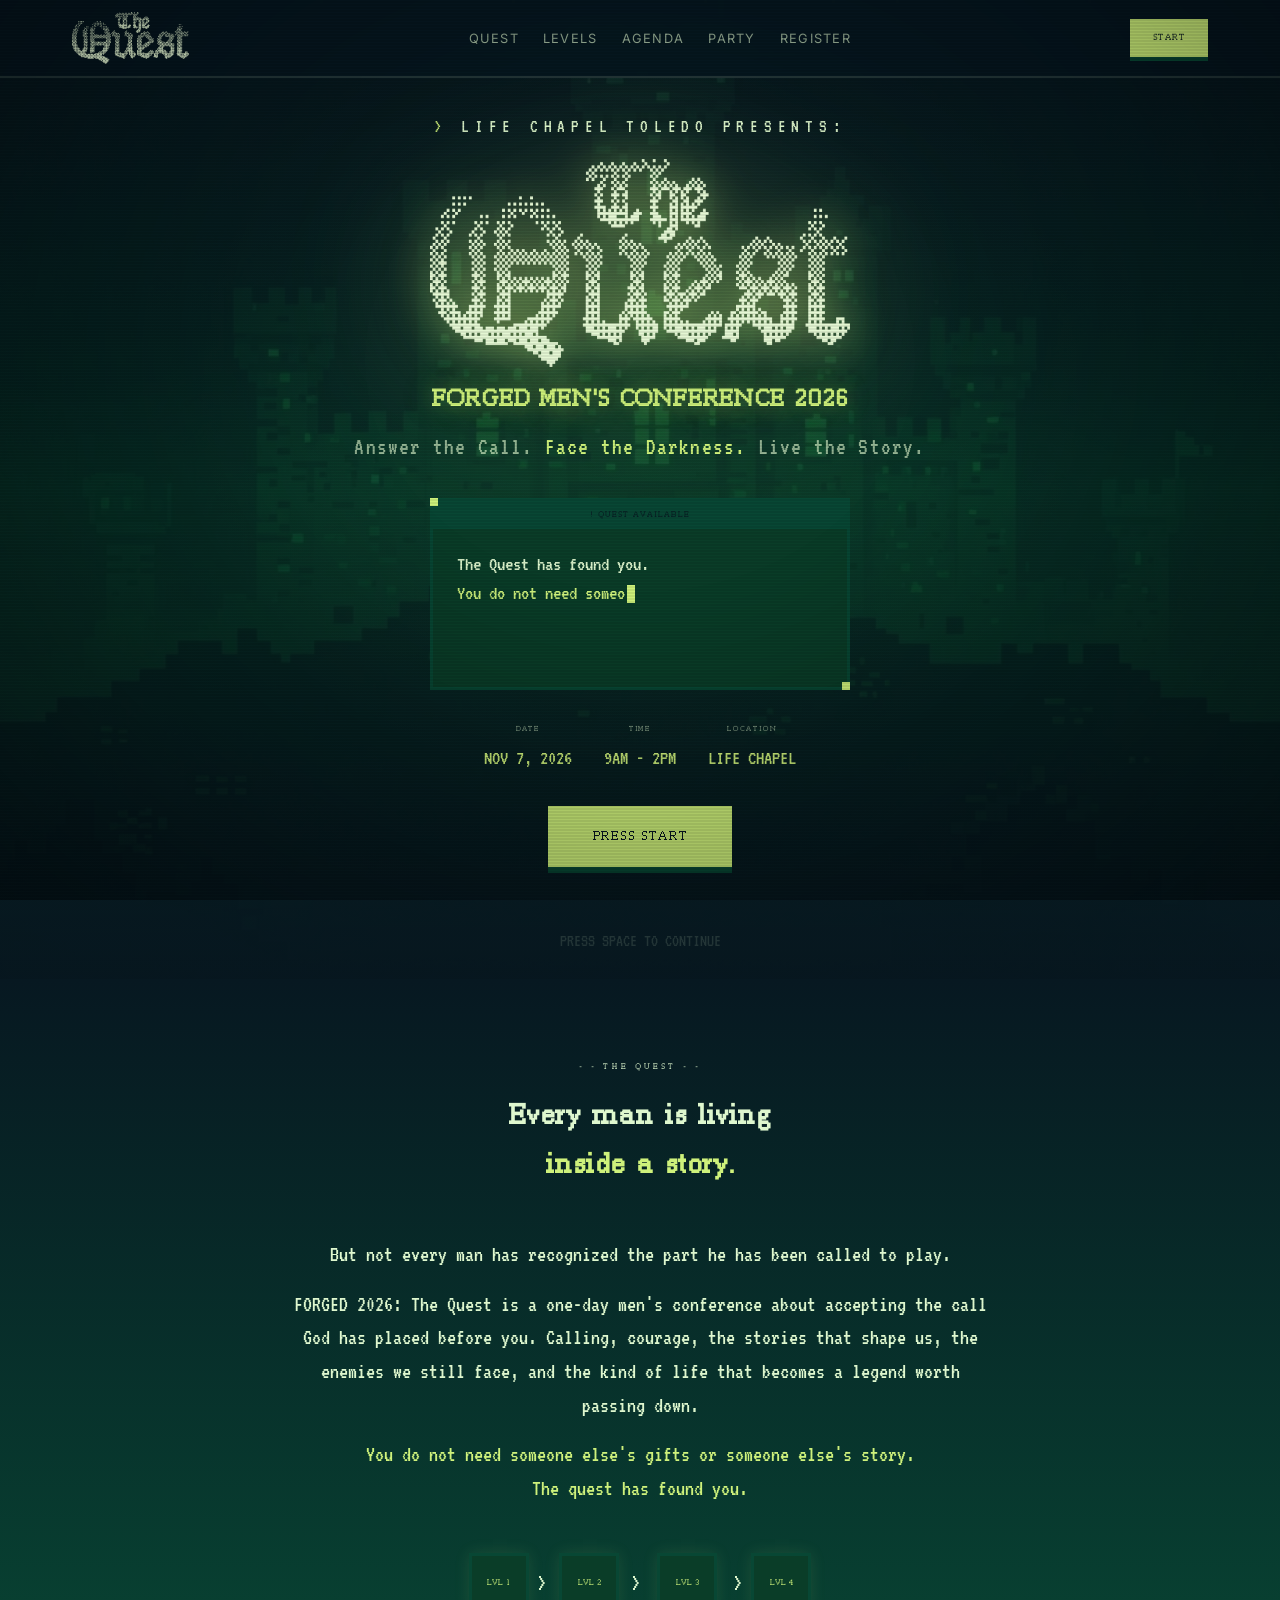
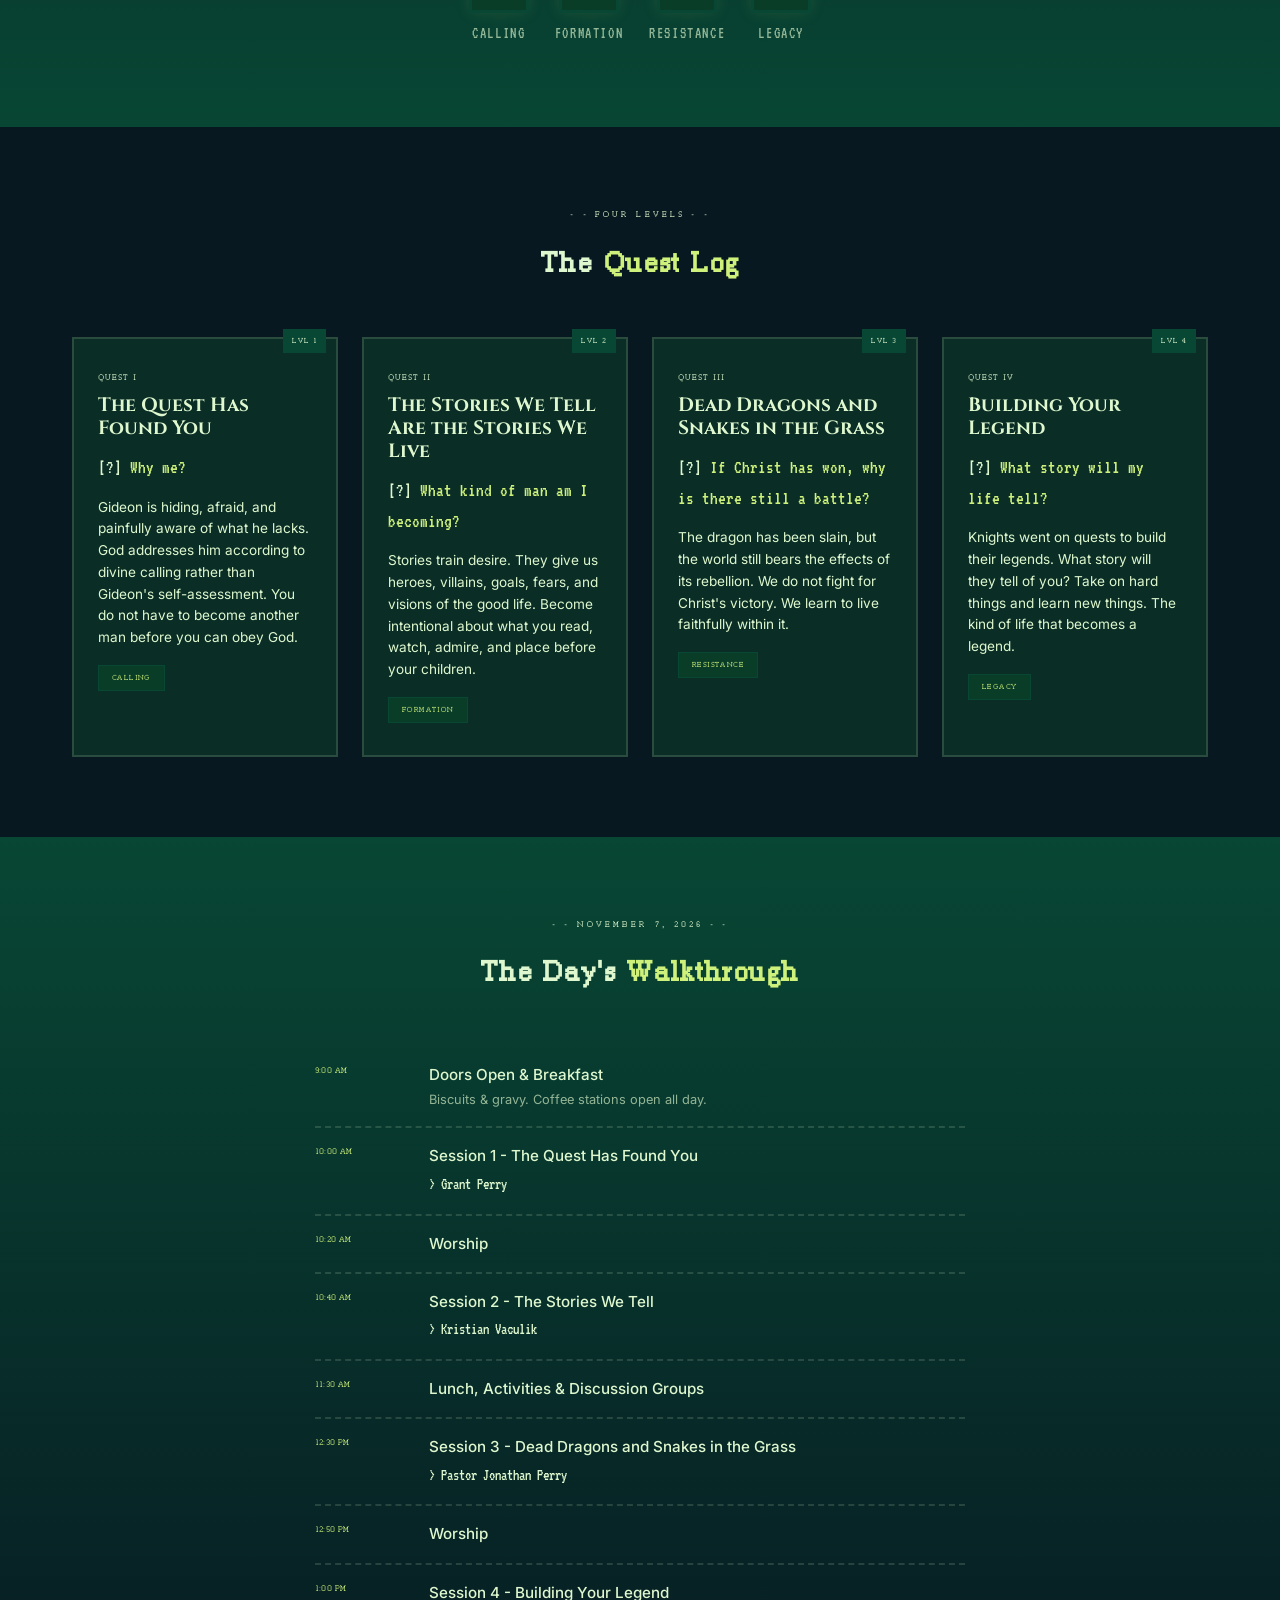
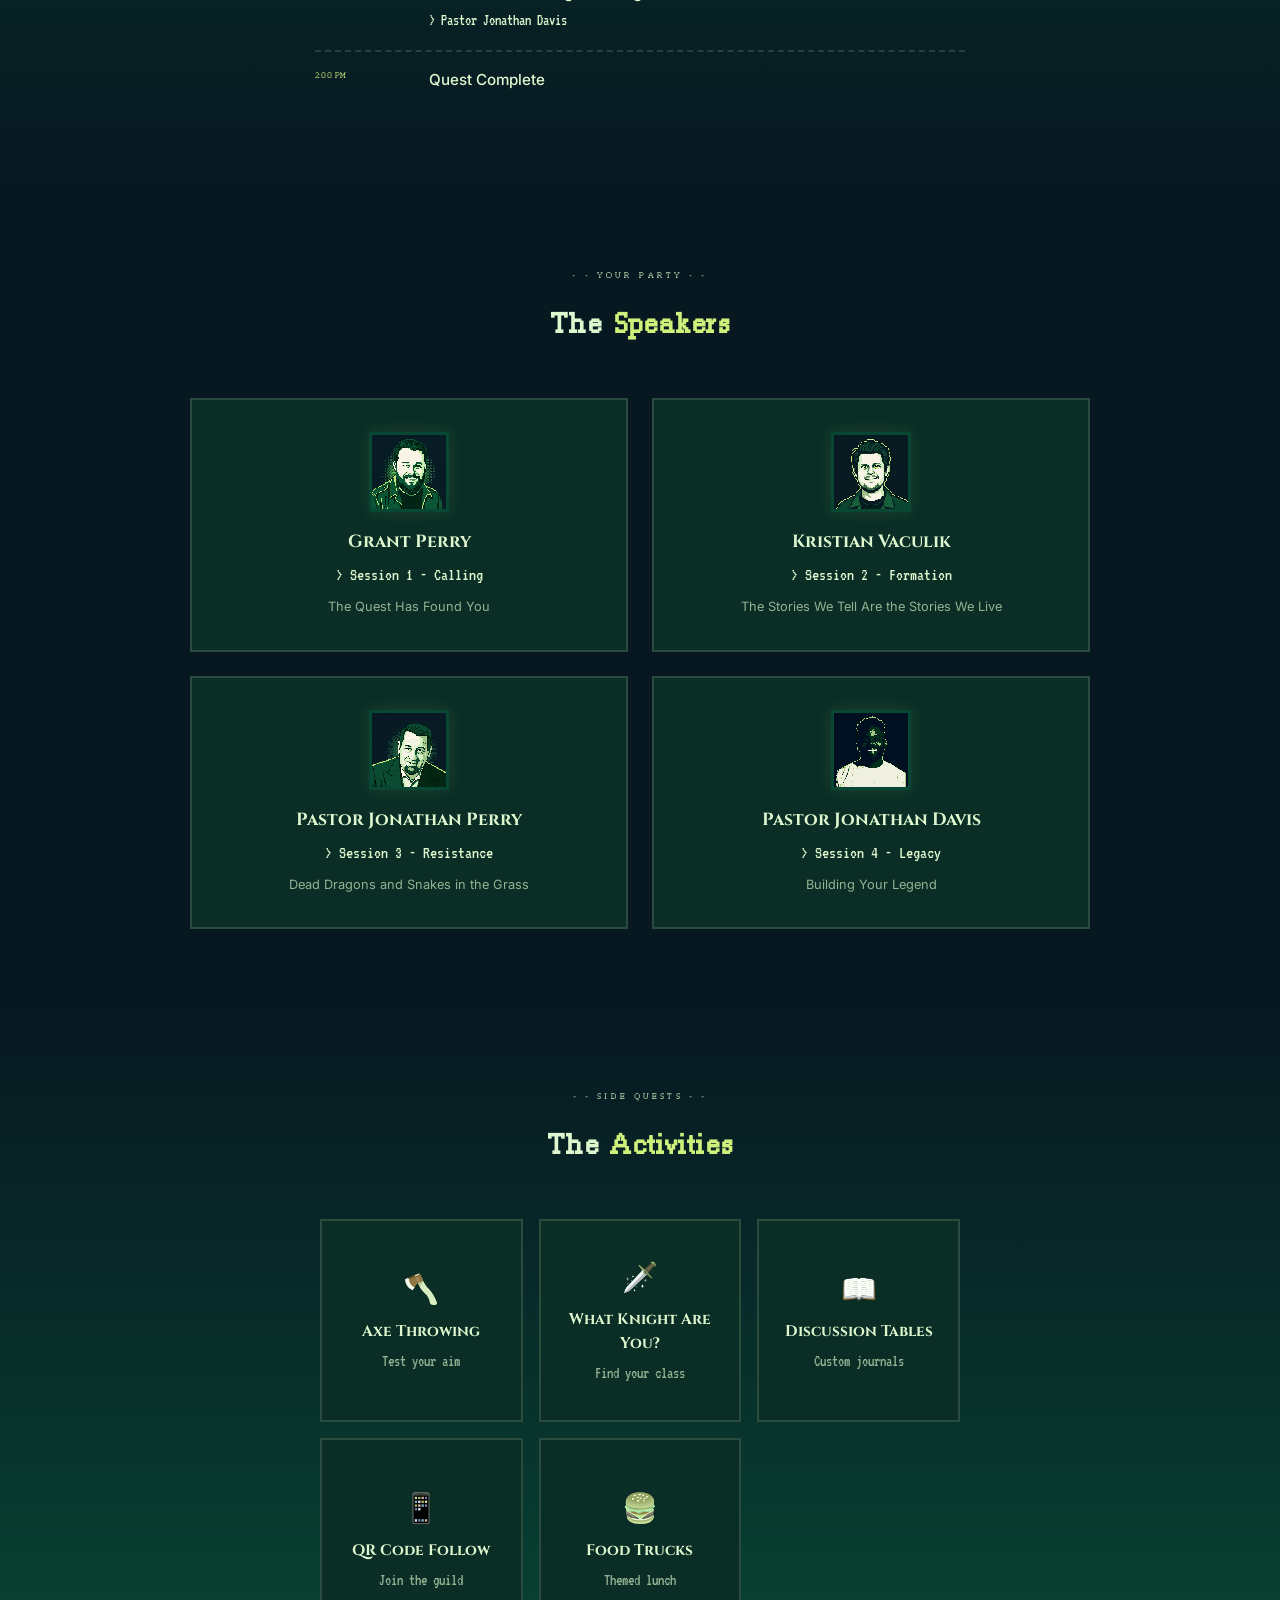
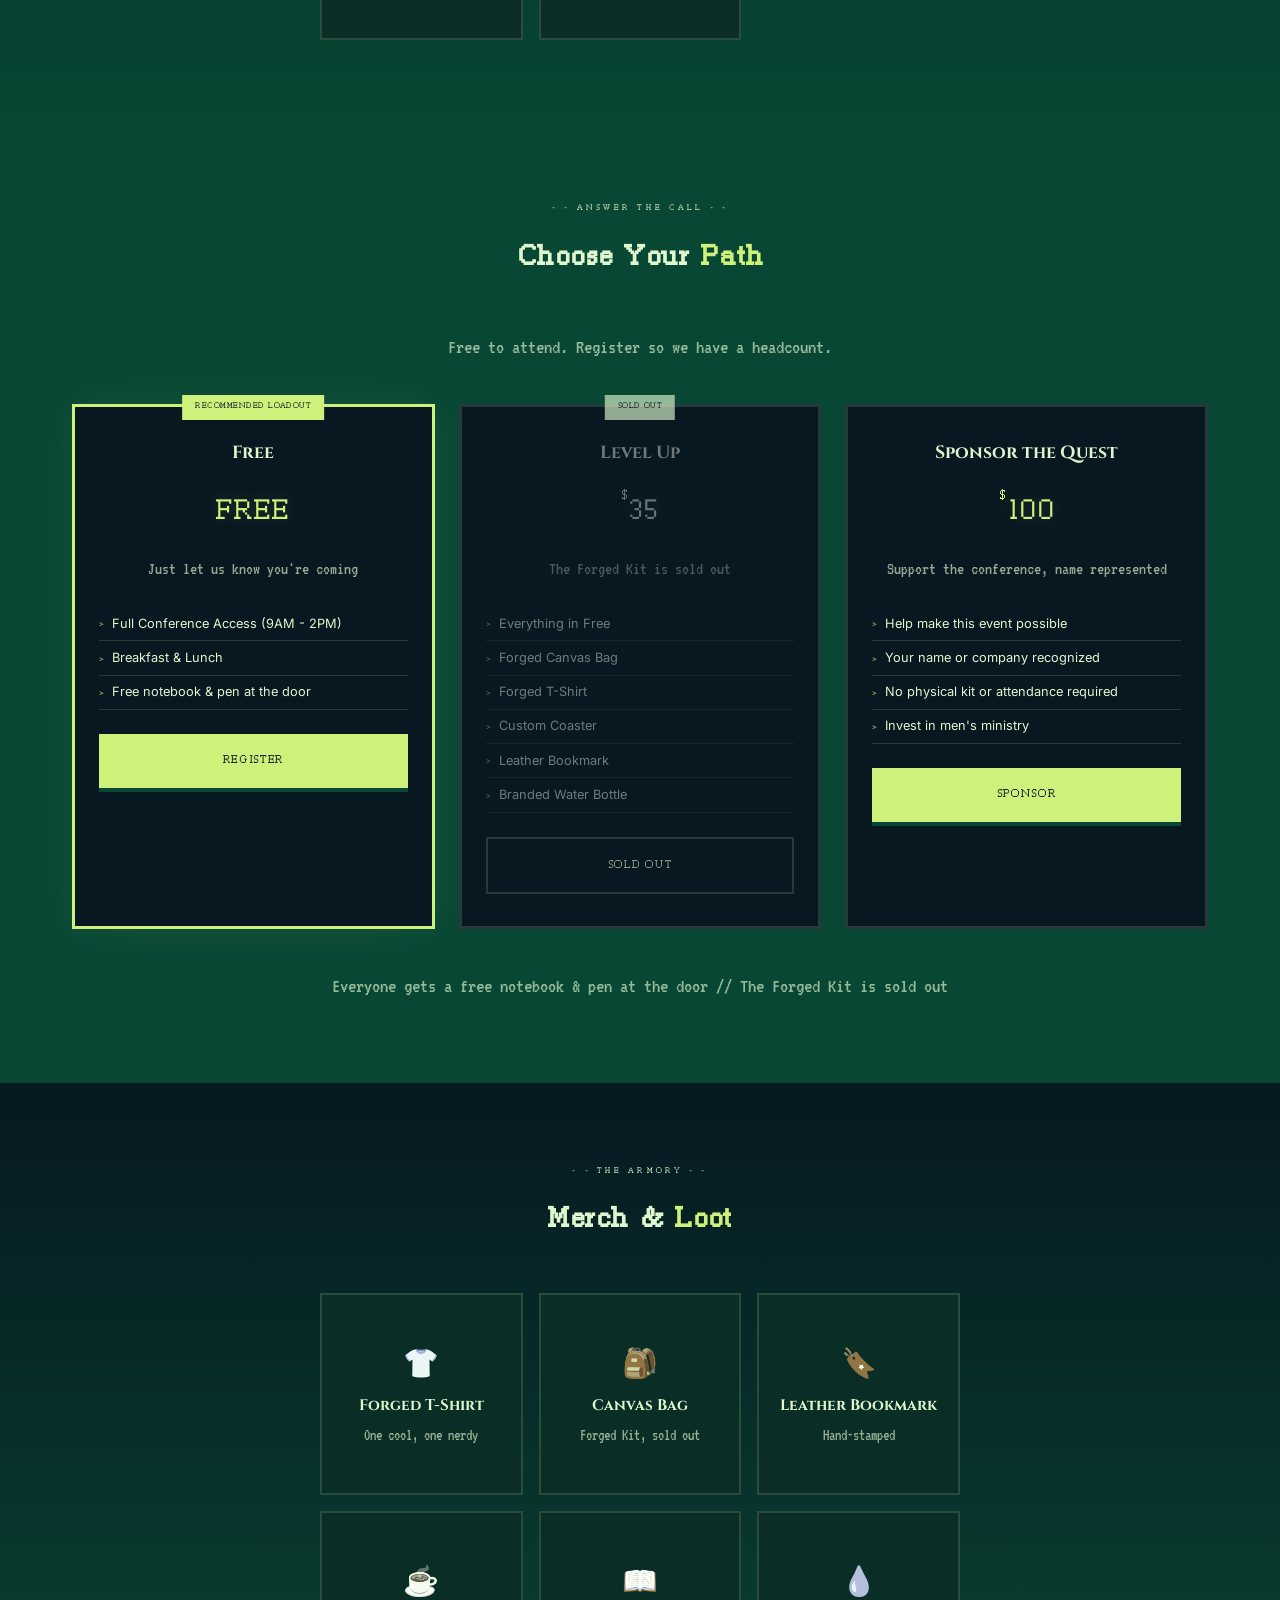
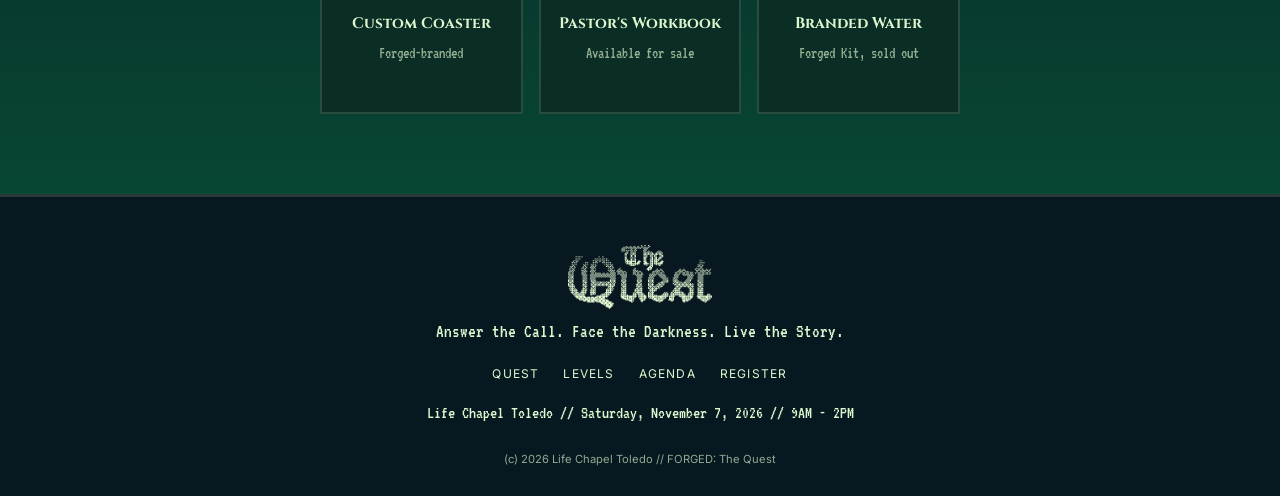
<file: index.html>
<!DOCTYPE html>
<html lang="en">
<head>
<meta charset="UTF-8">
<meta name="viewport" content="width=device-width, initial-scale=1.0">
<title>FORGED 2026: THE QUEST — Men's Conference | Life Chapel Toledo</title>
<meta name="description" content="A one-day men's conference about accepting the call God has placed before you. Saturday, November 7, 2026 · 9AM-2PM · Life Chapel Toledo. Free to attend. Register for headcount.">
<link rel="icon" type="image/png" sizes="32x32" href="images/favicon-32.png">
<link rel="icon" type="image/png" sizes="16x16" href="images/favicon-16.png">
<link rel="apple-touch-icon" href="images/apple-touch-icon.png">
<meta property="og:type" content="website">
<meta property="og:site_name" content="FORGED 2026">
<meta property="og:title" content="FORGED 2026: The Quest — Men's Conference">
<meta property="og:description" content="Answer the Call. Face the Darkness. Live the Story. Saturday, November 7, 2026 · 9AM-2PM · Life Chapel Toledo. Free to attend.">
<meta property="og:url" content="https://forgedconf.com/">
<meta property="og:image" content="https://forgedconf.com/images/forged-og-2026.png">
<meta property="og:image:width" content="1200">
<meta property="og:image:height" content="630">
<meta property="og:image:alt" content="FORGED 2026: The Quest — Men's Conference at Life Chapel Toledo, November 7, 2026">
<meta name="twitter:card" content="summary_large_image">
<meta name="twitter:title" content="FORGED 2026: The Quest — Men's Conference">
<meta name="twitter:description" content="Answer the Call. Face the Darkness. Live the Story. Nov 7, 2026 · Life Chapel Toledo. Free to attend.">
<meta name="twitter:image" content="https://forgedconf.com/images/forged-og-2026.png">
<link rel="preconnect" href="https://fonts.googleapis.com">
<link rel="preconnect" href="https://fonts.gstatic.com" crossorigin>
<link href="https://fonts.googleapis.com/css2?family=VT323&family=Cinzel:wght@400;700;900&family=Inter:wght@400;500;600;700&display=swap" rel="stylesheet">
<link rel="stylesheet" href="style.css">

</head>
<body class="landing">

<nav>
  <div class="container">
    <a href="index.html" class="logo"><img src="images/forged-thequest-logo-light.png" alt="FORGED 2026: The Quest" width="200" height="auto"></a>
    <ul>
      <li><a href="#about">Quest</a></li>
      <li><a href="#sessions">Levels</a></li>
      <li><a href="#agenda">Agenda</a></li>
      <li><a href="#speakers">Party</a></li>
      <li><a href="#register">Register</a></li>
    </ul>
    <a class="nav-cta" href="register.html">START</a>
  </div>
</nav>

<!-- HERO -->
<section class="hero">
  <div class="hero-bg"></div>
  <div class="hero-overlay"></div>
  <div class="hero-particles">
    <div class="particle"></div><div class="particle"></div><div class="particle"></div>
    <div class="particle"></div><div class="particle"></div><div class="particle"></div>
    <div class="particle"></div><div class="particle"></div>
  </div>
  <div class="hero-content">
    <div class="pre-title">Life Chapel Toledo Presents:</div>
    <div class="quest-sub"><img src="images/forged-thequest-logo-light.png" alt="The Quest" class="hero-quest-logo"></div>
    <h1>FORGED MEN'S CONFERENCE 2026</h1>
    <div class="tagline">Answer the Call. <span>Face the Darkness.</span> Live the Story.</div>

    <div class="quest-dialog">
      <div class="quest-dialog-header">! QUEST AVAILABLE</div>
      <div class="quest-dialog-body">
        <div class="quest-dialog-text" id="questText"></div>
        <a class="quest-dialog-prompt" id="questPrompt" href="register.html">
          <span class="arrow">▶</span> ACCEPT QUEST
        </a>
      </div>
    </div>

    <div class="hero-meta">
      <div class="hero-meta-item"><div class="label">DATE</div><div class="value">NOV 7, 2026</div></div>
      <div class="hero-meta-item"><div class="label">TIME</div><div class="value">9AM - 2PM</div></div>
      <div class="hero-meta-item"><div class="label">LOCATION</div><div class="value">LIFE CHAPEL</div></div>
    </div>
    <a class="hero-cta" href="register.html">PRESS START</a>
  </div>
  <div class="continue-prompt"><span class="desktop">PRESS SPACE TO CONTINUE</span><span class="mobile">TAP TO CONTINUE</span></div>
</section>

<!-- ABOUT -->
<section class="about" id="about">
  <div class="container">
    <div class="section-label">- - THE QUEST - -</div>
    <h2 class="section-title">Every man is living<br><span class="accent">inside a story.</span></h2>
    <div class="about-text">
      <p>But not every man has recognized the part he has been called to play.</p>
      <p>FORGED 2026: The Quest is a one-day men's conference about accepting the call God has placed before you. Calling, courage, the stories that shape us, the enemies we still face, and the kind of life that becomes a legend worth passing down.</p>
      <p class="highlight">You do not need someone else's gifts or someone else's story.<br>The quest has found you.</p>
    </div>
    <div class="arc">
      <div class="arc-step"><div class="badge">LVL 1</div><div class="label">CALLING</div></div>
      <div class="arc-arrow">></div>
      <div class="arc-step"><div class="badge">LVL 2</div><div class="label">FORMATION</div></div>
      <div class="arc-arrow">></div>
      <div class="arc-step"><div class="badge">LVL 3</div><div class="label">RESISTANCE</div></div>
      <div class="arc-arrow">></div>
      <div class="arc-step"><div class="badge">LVL 4</div><div class="label">LEGACY</div></div>
    </div>
  </div>
</section>

<!-- SESSIONS -->
<section class="sessions" id="sessions">
  <div class="container">
    <div class="section-label">- - FOUR LEVELS - -</div>
    <h2 class="section-title">The <span class="accent">Quest Log</span></h2>
    <div class="session-grid">
      <div class="session-card">
        <div class="level-badge">LVL 1</div>
        <div class="session-num">QUEST I</div>
        <h3>The Quest Has Found You</h3>
        <div class="session-question">Why me?</div>
        <p>Gideon is hiding, afraid, and painfully aware of what he lacks. God addresses him according to divine calling rather than Gideon's self-assessment. You do not have to become another man before you can obey God.</p>
        <div class="session-movement">CALLING</div>
      </div>
      <div class="session-card">
        <div class="level-badge">LVL 2</div>
        <div class="session-num">QUEST II</div>
        <h3>The Stories We Tell Are the Stories We Live</h3>
        <div class="session-question">What kind of man am I becoming?</div>
        <p>Stories train desire. They give us heroes, villains, goals, fears, and visions of the good life. Become intentional about what you read, watch, admire, and place before your children.</p>
        <div class="session-movement">FORMATION</div>
      </div>
      <div class="session-card">
        <div class="level-badge">LVL 3</div>
        <div class="session-num">QUEST III</div>
        <h3>Dead Dragons and Snakes in the Grass</h3>
        <div class="session-question">If Christ has won, why is there still a battle?</div>
        <p>The dragon has been slain, but the world still bears the effects of its rebellion. We do not fight for Christ's victory. We learn to live faithfully within it.</p>
        <div class="session-movement">RESISTANCE</div>
      </div>
      <div class="session-card">
        <div class="level-badge">LVL 4</div>
        <div class="session-num">QUEST IV</div>
        <h3>Building Your Legend</h3>
        <div class="session-question">What story will my life tell?</div>
        <p>Knights went on quests to build their legends. What story will they tell of you? Take on hard things and learn new things. The kind of life that becomes a legend.</p>
        <div class="session-movement">LEGACY</div>
      </div>
    </div>
  </div>
</section>

<!-- AGENDA -->
<section class="agenda" id="agenda">
  <div class="container">
    <div class="section-label">- - NOVEMBER 7, 2026 - -</div>
    <h2 class="section-title">The Day's <span class="accent">Walkthrough</span></h2>
    <div class="timeline">
      <div class="timeline-item"><div class="timeline-time">9:00 AM</div><div class="timeline-content"><div class="title">Doors Open & Breakfast</div><div class="desc">Biscuits & gravy. Coffee stations open all day.</div></div></div>
      <div class="timeline-item"><div class="timeline-time">10:00 AM</div><div class="timeline-content"><div class="title">Session 1 - The Quest Has Found You</div><div class="speaker">> Grant Perry</div></div></div>
      <div class="timeline-item"><div class="timeline-time">10:20 AM</div><div class="timeline-content"><div class="title">Worship</div></div></div>
      <div class="timeline-item"><div class="timeline-time">10:40 AM</div><div class="timeline-content"><div class="title">Session 2 - The Stories We Tell</div><div class="speaker">> Kristian Vaculik</div></div></div>
      <div class="timeline-item"><div class="timeline-time">11:30 AM</div><div class="timeline-content"><div class="title">Lunch, Activities & Discussion Groups</div></div></div>
      <div class="timeline-item"><div class="timeline-time">12:30 PM</div><div class="timeline-content"><div class="title">Session 3 - Dead Dragons and Snakes in the Grass</div><div class="speaker">> Pastor Jonathan Perry</div></div></div>
      <div class="timeline-item"><div class="timeline-time">12:50 PM</div><div class="timeline-content"><div class="title">Worship</div></div></div>
      <div class="timeline-item"><div class="timeline-time">1:00 PM</div><div class="timeline-content"><div class="title">Session 4 - Building Your Legend</div><div class="speaker">> Pastor Jonathan Davis</div></div></div>
      <div class="timeline-item"><div class="timeline-time">2:00 PM</div><div class="timeline-content"><div class="title">Quest Complete</div></div></div>
    </div>
  </div>
</section>

<!-- SPEAKERS -->
<section class="speakers" id="speakers">
  <div class="container">
    <div class="section-label">- - YOUR PARTY - -</div>
    <h2 class="section-title">The <span class="accent">Speakers</span></h2>
    <div class="speaker-grid">
      <div class="speaker-card">
        <div class="speaker-avatar"><img src="images/grant-perry.jpg" alt="Grant Perry" /></div>
        <h3>Grant Perry</h3>
        <div class="role">> Session 1 - Calling</div>
        <p>The Quest Has Found You</p>
      </div>
      <div class="speaker-card">
        <div class="speaker-avatar"><img src="images/kristian-vaculik.jpg" alt="Kristian Vaculik" /></div>
        <h3>Kristian Vaculik</h3>
        <div class="role">> Session 2 - Formation</div>
        <p>The Stories We Tell Are the Stories We Live</p>
      </div>
      <div class="speaker-card">
        <div class="speaker-avatar"><img src="images/jonathan-perry.jpg" alt="Pastor Jonathan Perry" /></div>
        <h3>Pastor Jonathan Perry</h3>
        <div class="role">> Session 3 - Resistance</div>
        <p>Dead Dragons and Snakes in the Grass</p>
      </div>
      <div class="speaker-card">
        <div class="speaker-avatar"><img src="images/jonathan-davis.jpg" alt="Pastor Jonathan Davis" /></div>
        <h3>Pastor Jonathan Davis</h3>
        <div class="role">> Session 4 - Legacy</div>
        <p>Building Your Legend</p>
      </div>
    </div>
  </div>
</section>

<!-- ACTIVITIES -->
<section class="activities">
  <div class="container">
    <div class="section-label">- - SIDE QUESTS - -</div>
    <h2 class="section-title">The <span class="accent">Activities</span></h2>
    <div class="activity-grid">
      <div class="activity-card"><div class="activity-icon">🪓</div><h4>Axe Throwing</h4><p>Test your aim</p></div>
      <div class="activity-card"><div class="activity-icon">🗡️</div><h4>What Knight Are You?</h4><p>Find your class</p></div>
      <div class="activity-card"><div class="activity-icon">📖</div><h4>Discussion Tables</h4><p>Custom journals</p></div>
      <div class="activity-card"><div class="activity-icon">📱</div><h4>QR Code Follow</h4><p>Join the guild</p></div>
      <div class="activity-card"><div class="activity-icon">🍔</div><h4>Food Trucks</h4><p>Themed lunch</p></div>
    </div>
  </div>
</section>

<!-- REGISTRATION -->
<section class="registration" id="register">
  <div class="container">
    <div class="section-label">- - ANSWER THE CALL - -</div>
    <h2 class="section-title">Choose Your <span class="accent">Path</span></h2>
        <p class="screen-sub">Free to attend. Register so we have a headcount.</p>
        <div class="price-grid">
          <div class="price-card featured">
            <h3>Free</h3>
            <div class="price-amount">FREE</div>
            <div class="desc">Just let us know you're coming</div>
            <ul class="price-features">
              <li>Full Conference Access (9AM - 2PM)</li>
              <li>Breakfast & Lunch</li>
              <li>Free notebook & pen at the door</li>
            </ul>
            <a class="price-btn" href="register.html">REGISTER</a>
          </div>
          <div class="price-card sold-out">
            <h3>Level Up</h3>
            <div class="price-amount"><span class="currency">$</span>35</div>
            <div class="desc">The Forged Kit is sold out</div>
            <ul class="price-features">
              <li>Everything in Free</li>
              <li>Forged Canvas Bag</li>
              <li>Forged T-Shirt</li>
              <li>Custom Coaster</li>
              <li>Leather Bookmark</li>
              <li>Branded Water Bottle</li>
            </ul>
            <span class="price-btn is-disabled">SOLD OUT</span>
          </div>
          <div class="price-card">
            <h3>Sponsor the Quest</h3>
            <div class="price-amount"><span class="currency">$</span>100</div>
            <div class="desc">Support the conference, name represented</div>
            <ul class="price-features">
              <li>Help make this event possible</li>
              <li>Your name or company recognized</li>
              <li>No physical kit or attendance required</li>
              <li>Invest in men's ministry</li>
            </ul>
            <a class="price-btn" href="register.html">SPONSOR</a>
          </div>
        </div>
        <div class="reg-note">Everyone gets a free notebook & pen at the door // The Forged Kit is sold out</div>
  </div>
</section>

<!-- MERCH -->
<section class="activities">
  <div class="container">
    <div class="section-label">- - THE ARMORY - -</div>
    <h2 class="section-title">Merch & <span class="accent">Loot</span></h2>
    <div class="activity-grid">
      <div class="activity-card"><div class="activity-icon">👕</div><h4>Forged T-Shirt</h4><p>One cool, one nerdy</p></div>
      <div class="activity-card"><div class="activity-icon">🎒</div><h4>Canvas Bag</h4><p>Forged Kit, sold out</p></div>
      <div class="activity-card"><div class="activity-icon">🔖</div><h4>Leather Bookmark</h4><p>Hand-stamped</p></div>
      <div class="activity-card"><div class="activity-icon">☕</div><h4>Custom Coaster</h4><p>Forged-branded</p></div>
      <div class="activity-card"><div class="activity-icon">📖</div><h4>Pastor's Workbook</h4><p>Available for sale</p></div>
      <div class="activity-card"><div class="activity-icon">💧</div><h4>Branded Water</h4><p>Forged Kit, sold out</p></div>
    </div>
  </div>
</section>

<!-- FOOTER -->
<footer>
  <div class="container">
    <div class="footer-logo"><img src="images/forged-thequest-logo-light.png" alt="FORGED 2026: The Quest" width="260" height="auto"></div>
    <div class="footer-tag">Answer the Call. Face the Darkness. Live the Story.</div>
    <div class="footer-links">
      <a href="#about">Quest</a>
      <a href="#sessions">Levels</a>
      <a href="#agenda">Agenda</a>
      <a href="#register">Register</a>
    </div>
    <p>Life Chapel Toledo // Saturday, November 7, 2026 // 9AM - 2PM</p>
    <p class="footer-bottom">(c) 2026 Life Chapel Toledo // FORGED: The Quest</p>
  </div>
</footer>

<script>
  document.querySelectorAll('a[href^="#"]').forEach(a => {
    a.addEventListener('click', e => {
      e.preventDefault();
      const t = document.querySelector(a.getAttribute('href'));
      if (t) t.scrollIntoView({ behavior: 'smooth' });
    });
  });

  // RPG typewriter effect for quest dialog
  (function() {
    const lines = [
      { text: "The Quest has found you.", accent: false },
      { text: "You do not need someone else's gifts or someone else's story.", accent: true },
      { text: "God has called you where you are, with what you have, for where you are now.", accent: false }
    ];

    const el = document.getElementById('questText');
    const prompt = document.getElementById('questPrompt');
    let lineIdx = 0;
    let charIdx = 0;

    function render() {
      let html = '';
      for (let i = 0; i <= lineIdx && i < lines.length; i++) {
        if (i > 0) html += '<br>';
        const line = lines[i];
        const typed = i < lineIdx ? line.text : line.text.slice(0, charIdx);
        if (line.accent) html += '<span class="accent">' + typed + '</span>';
        else html += typed;
      }
      // Add blinking cursor at the end
      html += '<span class="cursor">&nbsp;</span>';
      el.innerHTML = html;
    }

    function typeNext() {
      if (lineIdx >= lines.length) {
        // Done typing — render final text without cursor, show prompt
        let html = '';
        for (let i = 0; i < lines.length; i++) {
          if (i > 0) html += '<br>';
          if (lines[i].accent) html += '<span class="accent">' + lines[i].text + '</span>';
          else html += lines[i].text;
        }
        el.innerHTML = html;
        prompt.classList.add('visible');
        return;
      }

      const line = lines[lineIdx];
      charIdx++;

      if (charIdx >= line.text.length) {
        // Line complete — move to next line
        lineIdx++;
        charIdx = 0;
        render();
        setTimeout(typeNext, 400); // pause between lines
      } else {
        render();
        setTimeout(typeNext, 35); // typing speed
      }
    }

    // Start typing after the dialog box appears
    setTimeout(typeNext, 600);
  })();

  // PRESS SPACE / TAP TO CONTINUE — advance from hero to the quest log
  (function() {
    const prompt = document.querySelector('.continue-prompt');
    const hero = document.querySelector('.hero');
    const target = document.getElementById('about');
    if (!prompt || !hero || !target) return;

    function heroInView() {
      const r = hero.getBoundingClientRect();
      return r.top < window.innerHeight && r.bottom > 0;
    }
    function scrollDown() {
      if (heroInView()) target.scrollIntoView({ behavior: 'smooth' });
    }

    document.addEventListener('keydown', e => {
      if (e.code === 'Space') { e.preventDefault(); scrollDown(); }
    });
    prompt.addEventListener('click', scrollDown);
  })();
</script>
</body>
</html>
</file>
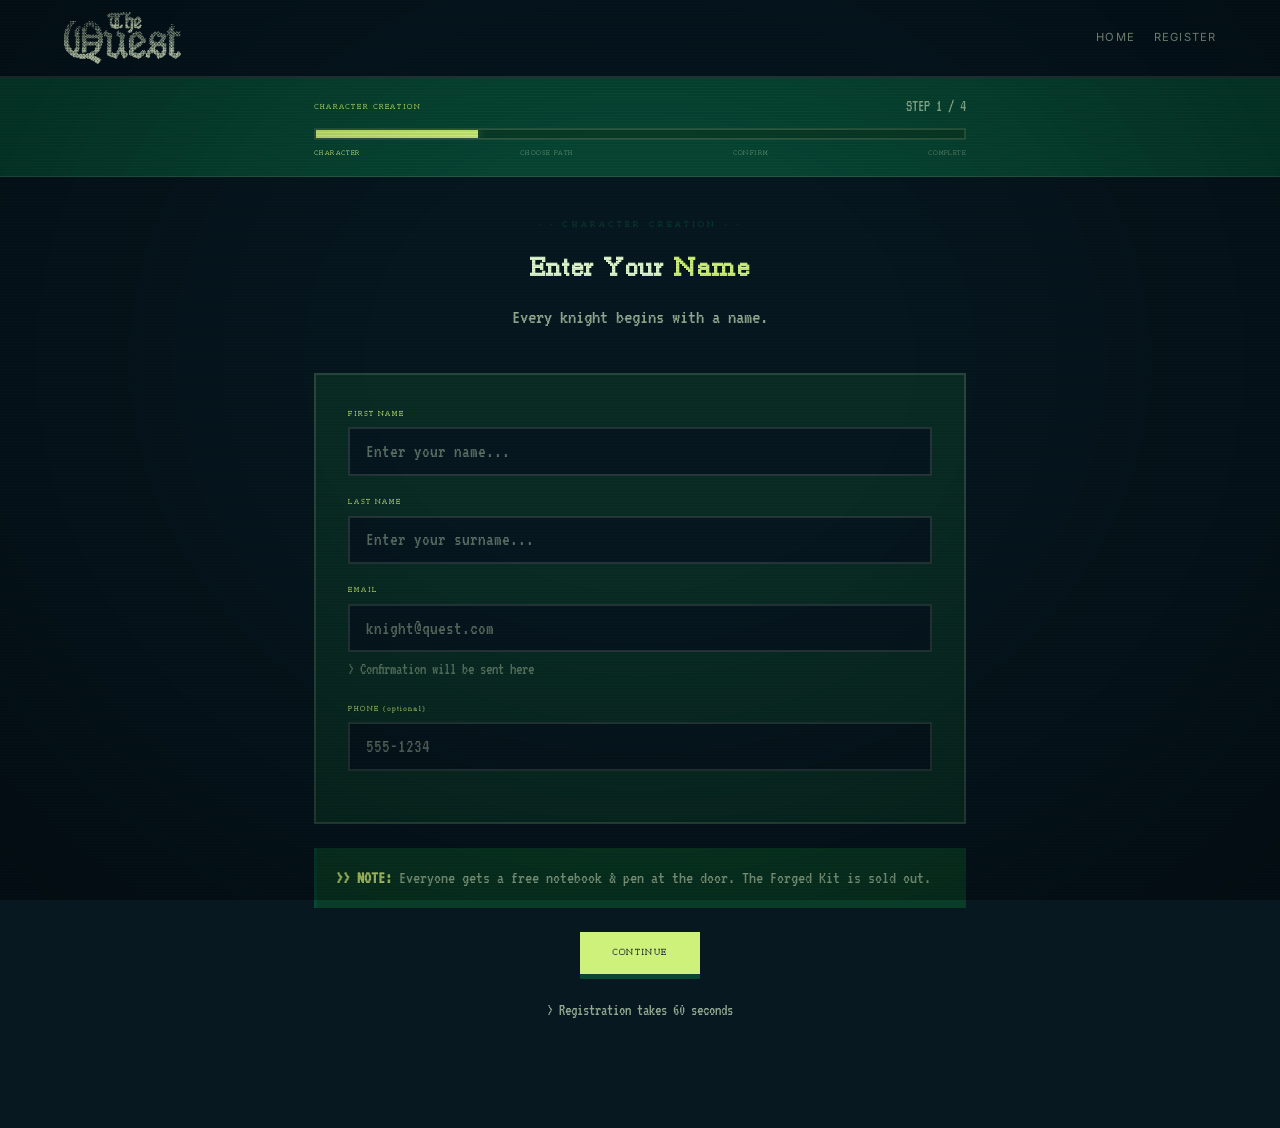
<file: register.html>
<!DOCTYPE html>
<html lang="en">
<head>
<meta charset="UTF-8">
<meta name="viewport" content="width=device-width, initial-scale=1.0">
<title>FORGED 2026: THE QUEST — Register | Life Chapel Toledo</title>
<meta name="description" content="Register for FORGED 2026: The Quest. Saturday, November 7, 2026, 9AM-2PM, Life Chapel Toledo. Free to attend. The Forged Kit is sold out.">
<link rel="icon" type="image/png" sizes="32x32" href="images/favicon-32.png">
<link rel="icon" type="image/png" sizes="16x16" href="images/favicon-16.png">
<link rel="apple-touch-icon" href="images/apple-touch-icon.png">
<meta property="og:type" content="website">
<meta property="og:site_name" content="FORGED 2026">
<meta property="og:title" content="FORGED 2026: The Quest — Register">
<meta property="og:description" content="Answer the Call. Face the Darkness. Live the Story. Saturday, November 7, 2026 · 9AM-2PM · Life Chapel Toledo. Free to attend.">
<meta property="og:url" content="https://forgedconf.com/register.html">
<meta property="og:image" content="https://forgedconf.com/images/forged-og-2026.png">
<meta property="og:image:width" content="1200">
<meta property="og:image:height" content="630">
<meta property="og:image:alt" content="FORGED 2026: The Quest — Men's Conference at Life Chapel Toledo, November 7, 2026">
<meta name="twitter:card" content="summary_large_image">
<meta name="twitter:title" content="FORGED 2026: The Quest — Register">
<meta name="twitter:description" content="Answer the Call. Face the Darkness. Live the Story. Nov 7, 2026 · Life Chapel Toledo. Free to attend.">
<meta name="twitter:image" content="https://forgedconf.com/images/forged-og-2026.png">
<link rel="preconnect" href="https://fonts.googleapis.com">
<link rel="preconnect" href="https://fonts.gstatic.com" crossorigin>
<link href="https://fonts.googleapis.com/css2?family=VT323&family=Cinzel:wght@400;700;900&family=Inter:wght@400;500;600;700&display=swap" rel="stylesheet">
<link rel="stylesheet" href="style.css">

</head>
<body class="register">

<nav>
  <div class="container">
    <a href="index.html" class="logo"><img src="images/forged-thequest-logo-light.png" alt="FORGED 2026: The Quest" width="200" height="auto"></a>
    <div class="nav-links">
      <a href="index.html">Home</a>
      <a href="#" onclick="goToScreen('character'); return false;">Register</a>
    </div>
  </div>
</nav>

<!-- PROGRESS BAR (hidden on complete screen) -->
<div class="progress-section" id="progressSection" style="display:none;">
  <div class="progress-bar-wrap">
    <div class="progress-label">
      <span class="step-name" id="stepName">CHARACTER CREATION</span>
      <span class="step-count" id="stepCount">STEP 1 / 4</span>
    </div>
    <div class="progress-track"><div class="progress-fill" id="progressFill"></div></div>
    <div class="progress-pips">
      <span class="pip" id="pip1">CHARACTER</span>
      <span class="pip" id="pip2">CHOOSE PATH</span>
      <span class="pip" id="pip3">CONFIRM</span>
      <span class="pip" id="pip4">COMPLETE</span>
    </div>
  </div>
</div>

<!-- ============================ -->
<!-- SCREEN 1: CHARACTER CREATION  -->
<!-- ============================ -->
<div class="screen active" id="screen-character">
  <div class="container">
    <div class="screen-label">- - CHARACTER CREATION - -</div>
    <h2 class="screen-title">Enter Your <span class="accent">Name</span></h2>
    <p class="screen-sub">Every knight begins with a name.</p>

    <div class="form-card">
      <div class="form-group">
        <label class="form-label">FIRST NAME</label>
        <input type="text" class="form-input" id="firstName" placeholder="Enter your name..." autocomplete="given-name">
      </div>
      <div class="form-group">
        <label class="form-label">LAST NAME</label>
        <input type="text" class="form-input" id="lastName" placeholder="Enter your surname..." autocomplete="family-name">
      </div>
      <div class="form-group">
        <label class="form-label">EMAIL</label>
        <input type="email" class="form-input" id="email" placeholder="knight@quest.com" autocomplete="email">
        <div class="form-helper">> Confirmation will be sent here</div>
      </div>
      <div class="form-group">
        <label class="form-label">PHONE (optional)</label>
        <input type="tel" class="form-input" id="phone" placeholder="555-1234" autocomplete="tel">
      </div>
      <!-- Honeypot: hidden from humans, filled by bots. Server silently drops these. -->
      <div class="form-group" style="position:absolute; left:-9999px;" aria-hidden="true">
        <label for="website">Website</label>
        <input type="text" id="website" name="website" tabindex="-1" autocomplete="off">
      </div>
    </div>

    <div class="info-box">
      <strong>>> NOTE:</strong> Everyone gets a free notebook & pen at the door. The Forged Kit is sold out.
    </div>

    <div class="btn-row">
      <button class="step-btn primary" id="charNext" onclick="validateCharacter()">CONTINUE</button>
    </div>
    <div class="screen-sub" style="margin-top: 1.5rem; font-size: 1rem;">> Registration takes 60 seconds</div>
  </div>
</div>

<!-- ============================ -->
<!-- SCREEN 3: CHOOSE YOUR PATH    -->
<!-- ============================ -->
<div class="screen" id="screen-path">
  <div class="container">
    <div class="screen-label">- - CHOOSE YOUR PATH - -</div>
    <h2 class="screen-title">Select Your <span class="accent">Quest</span></h2>
    <p class="screen-sub">Every man may attend free. The Forged Kit is sold out.</p>

    <div class="path-grid">
      <!-- Free -->
      <div class="path-card" data-path="free" onclick="selectPath('free')">
        <div class="path-badge">RECOMMENDED</div>
        <div class="path-header">
          <div class="path-icon">🗡️</div>
          <div class="path-info">
            <div class="path-name">FREE</div>
            <div class="path-price free">FREE</div>
          </div>
        </div>
        <div class="path-desc">Attend the full conference. No kit, no cost.</div>
        <ul class="path-features">
          <li>Full Conference Access (9AM - 2PM)</li>
          <li>Breakfast & Lunch</li>
          <li>Free notebook & pen at the door</li>
        </ul>
      </div>

      <!-- Level Up (Kit): orders are closed. Card stays visible, but it cannot be selected. -->
      <div class="path-card sold-out" data-path="kit" aria-disabled="true">
        <div class="path-badge sold-out">SOLD OUT</div>
        <div class="path-header">
          <div class="path-icon">⚔️</div>
          <div class="path-info">
            <div class="path-name">LEVEL UP</div>
            <div class="path-price">$35</div>
          </div>
        </div>
        <div class="path-desc">The Forged Kit is sold out.</div>
        <ul class="path-features">
          <li>Everything in Free</li>
          <li>Forged Canvas Bag</li>
          <li>Forged T-Shirt (one cool design)</li>
          <li>Custom Coaster</li>
          <li>Leather Bookmark</li>
          <li>Branded Water Bottle</li>
        </ul>
      </div>

      <!-- Sponsorship -->
      <div class="path-card" data-path="sponsorship" onclick="selectPath('sponsorship')">
        <div class="path-header">
          <div class="path-icon">🛡️</div>
          <div class="path-info">
            <div class="path-name">SPONSOR</div>
            <div class="path-price">$100</div>
          </div>
        </div>
        <div class="path-desc">Support the quest. Your name or company recognized.</div>
        <ul class="path-features">
          <li>Help make this event possible</li>
          <li>Your name or company on sponsor list</li>
          <li>No physical kit or attendance required</li>
          <li>Invest in men's ministry</li>
        </ul>
      </div>
    </div>

    <!-- Sponsorship Name Field (shown only when sponsorship selected) -->
    <div id="sponsorshipNameSection" style="display: none;">
      <div class="form-card">
        <div class="form-group">
          <label class="form-label">SPONSORSHIP DISPLAY NAME(S)</label>
          <input type="text" class="form-input" id="sponsorshipName" placeholder="Your name or company name...">
          <div class="form-helper">> How should we recognize you? (e.g., "John Smith", "Smith Family", "Acme Co.")</div>
        </div>
      </div>
    </div>

    <div class="btn-row">
      <button class="step-btn secondary" onclick="goToScreen('character')">BACK</button>
      <button class="step-btn primary" id="pathNext" onclick="proceedFromPath()" disabled>CONTINUE</button>
    </div>
  </div>
</div>

<!-- ============================ -->
<!-- SCREEN 3B: LEVEL UP (kit detail) -->
<!-- ============================ -->
<div class="screen" id="screen-levelup">
  <div class="container">
    <div class="screen-label">- - LEVEL UP - -</div>
    <h2 class="screen-title">Your <span class="accent">Forged Kit</span></h2>
    <p class="screen-sub">The Forged Kit is sold out.</p>

    <div class="kit-preview">
      <h3>FORGED KIT CONTENTS</h3>
      <div class="kit-items">
        <div class="kit-item"><div class="icon">🎒</div><div class="name">Canvas Bag</div><div class="note">Black, branded</div></div>
        <div class="kit-item"><div class="icon">👕</div><div class="name">Forged T-Shirt</div><div class="note">One cool design</div></div>
        <div class="kit-item"><div class="icon">☕</div><div class="name">Custom Coaster</div><div class="note">Forged-branded</div></div>
        <div class="kit-item"><div class="icon">🔖</div><div class="name">Leather Bookmark</div><div class="note">Hand-stamped</div></div>
        <div class="kit-item"><div class="icon">💧</div><div class="name">Water Bottle</div><div class="note">Branded</div></div>
      </div>
    </div>

    <!-- Add-ons / Merch — commented out until merch is wired into Planning Center
    <div class="addon-section">
      <h3>EXTRA MERCH (OPTIONAL)</h3>
      <div class="addon-item" onclick="toggleAddon(this, 'longsleeve', 25)">
        <div class="addon-check"></div>
        <div class="addon-info"><div class="addon-name">Long Sleeve T-Shirt</div><div class="addon-desc">Forged logo, sleeve print</div></div>
        <div class="addon-price">$25</div>
      </div>
      <div class="addon-item" onclick="toggleAddon(this, 'generaltshirt', 18)">
        <div class="addon-check"></div>
        <div class="addon-info"><div class="addon-name">General Forged Tee</div><div class="addon-desc">No year - timeless design</div></div>
        <div class="addon-price">$18</div>
      </div>
      <div class="addon-item" onclick="toggleAddon(this, 'workbook', 12)">
        <div class="addon-check"></div>
        <div class="addon-info"><div class="addon-name">Bible Study PDF</div><div class="addon-desc">Digital download, conference companion</div></div>
        <div class="addon-price">$12</div>
      </div>
    </div>
    -->

    <div class="info-box">
      <strong>>> SOLD OUT:</strong> The Forged Kit is sold out. Pre-orders are closed, and kits are not available at the door.
    </div>

    <div class="btn-row">
      <button class="step-btn secondary" onclick="goToScreen('path')">BACK</button>
    </div>
  </div>
</div>

<!-- ============================ -->
<!-- SCREEN 4: CONFIRM / CHECKOUT  -->
<!-- ============================ -->
<div class="screen" id="screen-confirm">
  <div class="container">
    <div class="screen-label">- - QUEST CONFIRMATION - -</div>
    <h2 class="screen-title">Review Your <span class="accent">Quest</span></h2>
    <p class="screen-sub">Before you accept...</p>

    <div class="summary-card">
      <div class="summary-row"><span class="summary-label">Knight:</span><span class="summary-value" id="sumName">—</span></div>
      <div class="summary-row"><span class="summary-label">Email:</span><span class="summary-value" id="sumEmail">—</span></div>
      <div class="summary-row"><span class="summary-label">Path:</span><span class="summary-value" id="sumPath">—</span></div>
      <div class="summary-row"><span class="summary-label">Registration:</span><span class="summary-value" id="sumReg">—</span></div>
      <div id="sumAddons"></div>
      <div class="summary-row summary-total"><span class="summary-label">TOTAL:</span><span class="summary-value" id="sumTotal">$0</span></div>
    </div>

    <div class="info-box" id="paymentNote">
      <strong>> PAYMENT:</strong> Nothing to pay right now. Watch your inbox for your confirmation email.
    </div>

    <div class="btn-row">
      <button class="step-btn secondary" onclick="goToScreen('path')">BACK</button>
      <button class="step-btn primary" onclick="acceptQuest()">ACCEPT QUEST</button>
    </div>
  </div>
</div>

<!-- ============================ -->
<!-- SCREEN 5: QUEST ACCEPTED      -->
<!-- ============================ -->
<div class="screen confirm-screen" id="screen-complete">
  <div class="container">
    <svg class="confirm-emblem" viewBox="0 0 100 100" fill="none">
      <rect x="30" y="15" width="40" height="50" fill="none" stroke="#CEF17B" stroke-width="2"/>
      <rect x="25" y="10" width="50" height="5" fill="#CEF17B"/>
      <rect x="35" y="65" width="30" height="20" fill="none" stroke="#CEF17B" stroke-width="2"/>
      <path d="M40 35 L48 43 L62 28" stroke="#CEF17B" stroke-width="3" fill="none"/>
    </svg>
    <div class="confirm-stamp">QUEST ACCEPTED</div>
    <p class="screen-sub" style="margin-top: 0.5rem;">Your journey begins November 7.</p>

    <div class="typewriter" id="typewriterText"></div>

    <div class="confirm-info">
      <div class="row"><span class="label">Knight:</span><span class="value" id="confName">—</span></div>
      <div class="row"><span class="label">Path:</span><span class="value" id="confPath">—</span></div>
      <div class="row"><span class="label">Date:</span><span class="value">Nov 7, 2026</span></div>
      <div class="row"><span class="label">Time:</span><span class="value">9AM - 2PM</span></div>
      <div class="row"><span class="label">Location:</span><span class="value">Life Chapel Toledo</span></div>
      <div class="row" id="confIdRow"><span class="label">Confirmation:</span><span class="value" id="confId">—</span></div>
    </div>

    <div class="confirm-next-steps">
      <h3>- - NEXT STEPS - -</h3>
      <li>Check your email for confirmation</li>
      <li>Add November 7 to your calendar</li>
      <li>Bring a friend</li>
      <li>Follow LC Men's on social for updates</li>
    </div>

    <div class="btn-row">
      <button class="step-btn primary" onclick="resetQuest()">NEW REGISTRATION</button>
    </div>
  </div>
</div>

<script>
  // === STATE ===
  let state = {
    firstName: '', lastName: '', email: '', phone: '',
    path: '', sponsorshipName: '', addons: {}, total: 0
  };

  const pathInfo = {
    free:         { name: 'Free', price: 0 },
    kit:          { name: 'Level Up', price: 35 },
    sponsorship:  { name: 'Sponsor the Quest', price: 100 }
  };

  // === SCREEN NAVIGATION ===
  const screens = ['character', 'path', 'levelup', 'confirm', 'complete'];
  const steps = {
    character: { num: 1, label: 'CHARACTER CREATION', fill: 25 },
    path:      { num: 2, label: 'CHOOSE YOUR PATH', fill: 50 },
    levelup:   { num: 2, label: 'CHOOSE YOUR PATH', fill: 60 },
    confirm:   { num: 3, label: 'CONFIRMATION', fill: 75 },
    complete:  { num: 4, label: 'COMPLETE', fill: 100 }
  };

  function goToScreen(name) {
    // The kit detail screen is closed. Any leftover link lands back on path choice.
    if (name === 'levelup' || (name === 'confirm' && state.path === 'kit')) name = 'path';
    screens.forEach(s => document.getElementById('screen-' + s).classList.remove('active'));
    document.getElementById('screen-' + name).classList.add('active');
    window.scrollTo(0, 0);

    const showProgress = name !== 'complete';
    document.getElementById('progressSection').style.display = showProgress ? 'block' : 'none';

    if (steps[name]) {
      const s = steps[name];
      document.getElementById('stepName').textContent = s.label;
      document.getElementById('stepCount').textContent = `STEP ${s.num} / 4`;
      document.getElementById('progressFill').style.width = s.fill + '%';

      ['pip1','pip2','pip3','pip4'].forEach((p, i) => {
        const el = document.getElementById(p);
        el.classList.remove('active', 'done');
        if (i + 1 === s.num) el.classList.add('active');
        else if (i + 1 < s.num) el.classList.add('done');
      });
    }

    if (name === 'confirm') updateSummary();
    if (name === 'complete') playTypewriter();
  }

  // === CHARACTER CREATION ===
  function validateCharacter() {
    const fn = document.getElementById('firstName').value.trim();
    const ln = document.getElementById('lastName').value.trim();
    const em = document.getElementById('email').value.trim();

    if (!fn || !ln) { alert('> You must enter your name, knight.'); return; }
    if (!em || !em.includes('@')) { alert('> A valid email is required.'); return; }

    state.firstName = fn;
    state.lastName = ln;
    state.email = em;
    state.phone = document.getElementById('phone').value.trim();

    goToScreen('path');
  }

  // === PATH SELECTION ===
  function selectPath(p) {
    if (p === 'kit') return;
    state.path = p;
    state.addons = {};
    document.querySelectorAll('.path-card').forEach(c => c.classList.remove('selected'));
    document.querySelector(`[data-path="${p}"]`).classList.add('selected');
    document.getElementById('pathNext').disabled = false;

    // Reset addon checkboxes
    document.querySelectorAll('.addon-check').forEach(c => c.classList.remove('checked'));

    // Show/hide sponsorship name section
    const sponsorSection = document.getElementById('sponsorshipNameSection');
    if (p === 'sponsorship') {
      sponsorSection.style.display = 'block';
    } else {
      sponsorSection.style.display = 'none';
      document.getElementById('sponsorshipName').value = '';
    }
  }

  function proceedFromPath() {
    // If sponsorship, validate the name field
    if (state.path === 'sponsorship') {
      const name = document.getElementById('sponsorshipName').value.trim();
      if (!name) {
        alert('> Please enter a name for the sponsorship recognition.');
        return;
      }
      state.sponsorshipName = name;
    }

    if (state.path === 'kit') return;
    goToScreen('confirm');
  }

  // === ADD-ONS ===
  function toggleAddon(el, key, price) {
    el.querySelector('.addon-check').classList.toggle('checked');
    if (state.addons[key]) {
      delete state.addons[key];
    } else {
      state.addons[key] = price;
    }
  }

  // === SUMMARY ===
  function updateSummary() {
    const fullName = `${state.firstName} ${state.lastName}`;
    document.getElementById('sumName').textContent = fullName;
    document.getElementById('sumEmail').textContent = state.email;
    
    let pathDisplay = pathInfo[state.path].name;
    if (state.path === 'sponsorship' && state.sponsorshipName) {
      pathDisplay += ` (as "${state.sponsorshipName}")`;
    }
    document.getElementById('sumPath').textContent = pathDisplay;

    let total = pathInfo[state.path].price;
    document.getElementById('sumReg').textContent = pathInfo[state.path].price === 0 ? 'FREE' : `$${pathInfo[state.path].price}`;

    let addonHTML = '';
    for (const [key, price] of Object.entries(state.addons)) {
      const names = { longsleeve: 'Long Sleeve Tee', generaltshirt: 'General Forged Tee', workbook: 'Bible Study PDF' };
      addonHTML += `<div class="summary-row"><span class="summary-label">${names[key]}</span><span class="summary-value">$${price}</span></div>`;
      total += price;
    }
    document.getElementById('sumAddons').innerHTML = addonHTML;

    state.total = total;
    document.getElementById('sumTotal').textContent = total === 0 ? 'FREE' : `$${total}`;

    // Update payment note based on path
    const paymentNote = document.getElementById('paymentNote');
    if (total === 0) {
      paymentNote.style.display = 'none';
    } else if (state.path === 'kit') {
      paymentNote.innerHTML = '<strong>> SOLD OUT:</strong> The Forged Kit is sold out. Please register for the Free path.';
      paymentNote.style.display = 'block';
    } else if (state.path === 'sponsorship') {
      paymentNote.innerHTML = '<strong>> PAYMENT:</strong> Nothing to pay right now. Sponsors: watch your inbox — your confirmation email includes payment instructions for the $100 sponsorship.';
      paymentNote.style.display = 'block';
    }
  }

  // === ACCEPT QUEST ===
  async function acceptQuest() {
    if (state.path === 'kit') {
      alert('> The Forged Kit is sold out. Please register for the Free path.');
      return;
    }
    const btn = document.querySelector('#screen-confirm .step-btn.primary');
    btn.disabled = true;
    btn.textContent = 'ACCEPTING...';
    try {
      const payload = {
        first_name: state.firstName,
        last_name: state.lastName,
        email: state.email,
        phone: state.phone,
        path: state.path,
        website: document.getElementById('website').value
      };
      
      // Include sponsorship_name only if path is sponsorship
      if (state.path === 'sponsorship' && state.sponsorshipName) {
        payload.sponsorship_name = state.sponsorshipName;
      }

      const resp = await fetch('/api/register', {
        method: 'POST',
        headers: { 'Content-Type': 'application/json' },
        body: JSON.stringify(payload)
      });
      const data = await resp.json().catch(() => ({}));
      if (!resp.ok || !data.ok) throw new Error(data.error || 'The quest could not be recorded. Please try again.');
      document.getElementById('confName').textContent = `${state.firstName} ${state.lastName}`;
      document.getElementById('confPath').textContent = pathInfo[state.path].name;
      document.getElementById('confIdRow').style.display = 'none';
      goToScreen('complete');
    } catch (err) {
      alert('> ' + (err.message || 'The quest could not be recorded. Please try again.'));
      btn.disabled = false;
      btn.textContent = 'ACCEPT QUEST';
    }
  }

  // === TYPEWRITER ===
  function playTypewriter() {
    const msg = `> Welcome, ${state.firstName}. Your quest awaits...`;
    const el = document.getElementById('typewriterText');
    el.textContent = '';
    let i = 0;
    const interval = setInterval(() => {
      if (i < msg.length) {
        el.textContent += msg[i];
        i++;
      } else {
        clearInterval(interval);
      }
    }, 50);
  }

  // === RESET ===
  function resetQuest() {
    state = { firstName: '', lastName: '', email: '', phone: '', path: '', sponsorshipName: '', addons: {}, total: 0 };
    document.querySelectorAll('input').forEach(i => i.value = '');
    document.querySelectorAll('.path-card').forEach(c => c.classList.remove('selected'));
    document.querySelectorAll('.addon-check').forEach(c => c.classList.remove('checked'));
    document.getElementById('pathNext').disabled = true;
    document.getElementById('sponsorshipNameSection').style.display = 'none';
    goToScreen('character');
  }

  // Enter key support on character screen
  document.getElementById('screen-character').addEventListener('keypress', e => {
    if (e.key === 'Enter') validateCharacter();
  });

  // Boot directly into character creation (PRESS START lives on the landing page)
  goToScreen('character');
</script>
</body>
</html>
</file>
<file: style.css>
/* ============================================================
   FORGED 2026: THE QUEST — shared stylesheet
   Used by index.html (body.landing) and register.html (body.register)
   ============================================================ */

:root {
  /* Greyson 2026 palette — style sheet 26-LC-Forged_Style Sheet.pdf */
  --bg: #071821;          /* Ink Navy */
  --bg-2: #084734;        /* Green 3 */
  --bg-3: #0a3d28;        /* lifted Green 3 for card depth */
  --bg-card: #0a2e26;

  --green-bright: #FBF7EC; /* Parchment (high emphasis) */
  --green: #CEF17B;        /* Green 2 (CTA / accent) */
  --green-mid: #DEF7CE;    /* Green 1 (secondary accent) */
  --green-dim: #084734;    /* Green 3 (borders on light surfaces) */
  --green-dark: #052b1a;
  --green-darker: #031812;

  --fg: #DEF7CE;           /* Green 1 (body text) */
  --fg-muted: rgba(222,247,206,0.65);
  --fg-dim: rgba(222,247,206,0.40);

  --border: rgba(222,247,206,0.15);
  --border-bright: rgba(222,247,206,0.30);
}

* { box-sizing: border-box; margin: 0; padding: 0; }

@font-face {
  font-family: 'Times New Pixel';
  src: url('fonts/TimesNewPixel.woff2') format('woff2');
  font-weight: 400;
  font-style: normal;
  font-display: swap;
}

@font-face {
  font-family: 'Dogica Pixel';
  src: url('fonts/dogicapixel.woff2') format('woff2');
  font-weight: 400;
  font-style: normal;
  font-display: swap;
}

@font-face {
  font-family: 'Dogica Pixel';
  src: url('fonts/dogicapixelbold.woff2') format('woff2');
  font-weight: 700;
  font-style: normal;
  font-display: swap;
}

body {
  font-family: 'Inter', sans-serif;
  background: var(--bg);
  color: var(--fg);
  line-height: 1.6;
  overflow-x: hidden;
  min-height: 100vh;
}

/* CRT scanline overlay */
body::before {
  content: '';
  position: fixed;
  top: 0; left: 0; right: 0; bottom: 0;
  pointer-events: none;
  z-index: 9999;
  background: repeating-linear-gradient(
    0deg,
    transparent 0px,
    rgba(0,0,0,0.15) 1px,
    transparent 2px,
    transparent 3px
  );
}

/* Phosphor glow */
body::after {
  content: '';
  position: fixed;
  top: 0; left: 0; right: 0; bottom: 0;
  pointer-events: none;
  z-index: 9998;
  background: radial-gradient(ellipse at 50% 40%, transparent 30%, rgba(0,0,0,0.4) 100%);
}

.pixel { font-family: 'Times New Pixel', 'Times New Pixel', 'Dogica Pixel', monospace; }
.mono { font-family: 'VT323', monospace; }

h1, h2, h3 { font-family: 'Cinzel', serif; font-weight: 700; }

.container { margin: 0 auto; padding: 0 2rem; }
body.landing .container { max-width: 1200px; }
body.register .container { max-width: 700px; padding: 0 1.5rem; }

/* === NAV === */
nav {
  left: 0; right: 0;
  z-index: 1000;
  background: rgba(7,24,33,0.92);
  backdrop-filter: blur(10px);
  border-bottom: 2px solid var(--border);
  padding: 0.75rem 0;
}
body.landing nav { position: fixed; top: 0; }
body.register nav { position: sticky; top: 0; }

nav .container { display: flex; align-items: center; justify-content: space-between; }
body.register nav .container { max-width: 1200px; }
nav .logo {
  display: inline-flex;
  align-items: center;
  text-decoration: none;
}
nav .logo img {
  height: 52px;
  width: auto;
  display: block;
}
nav ul { display: flex; gap: 1.5rem; list-style: none; }
nav ul a { font-size: 0.8rem; text-transform: uppercase; letter-spacing: 0.1em; color: var(--fg-muted); transition: color 0.15s; text-decoration: none; }
nav ul a:hover { color: var(--green); }
nav .nav-cta {
  display: inline-block;
  padding: 0.6rem 1.4rem;
  background: var(--green);
  color: var(--bg);
  font-family: 'Times New Pixel', 'Dogica Pixel', monospace;
  font-size: 0.7rem;
  letter-spacing: 0.05em;
  transition: all 0.15s;
  border: none;
  cursor: pointer;
  box-shadow: 0 4px 0 var(--green-dim);
  text-decoration: none;
}
nav .nav-cta:hover { background: var(--green-bright); box-shadow: 0 4px 0 var(--green-mid); }
nav .nav-links { display: flex; gap: 1.2rem; align-items: center; }
nav .nav-links a { font-size: 0.7rem; text-transform: uppercase; letter-spacing: 0.1em; color: var(--fg-muted); text-decoration: none; }
nav .nav-links a:hover { color: var(--green); }

/* === HERO (landing) === */
.hero {
  min-height: 100vh;
  display: flex;
  align-items: center;
  justify-content: center;
  text-align: center;
  position: relative;
  background:
    radial-gradient(ellipse at 50% 40%, rgba(206,241,123,0.08) 0%, transparent 50%),
    linear-gradient(180deg, var(--bg) 0%, var(--bg-2) 50%, var(--bg) 100%);
  overflow: hidden;
}

/* Pixel art castle background */
.hero-bg {
  position: absolute;
  top: 0; left: 0; right: 0; bottom: 0;
  background-image: url("images/castle-bg.png");
  background-position: center bottom;
  background-repeat: no-repeat;
  background-size: cover;
  opacity: 0.22;
}
/* Dark gradient overlay to keep text readable over castle */
.hero-overlay {
  position: absolute;
  top: 0; left: 0; right: 0; bottom: 0;
  background: linear-gradient(180deg, rgba(7,24,33,0.55) 0%, rgba(7,24,33,0.35) 50%, rgba(7,24,33,0.7) 100%);
  z-index: 1;
}

/* Floating pixel particles */
.hero-particles {
  position: absolute;
  top: 0; left: 0; right: 0; bottom: 0;
  pointer-events: none;
  overflow: hidden;
}
.particle {
  position: absolute;
  width: 3px; height: 3px;
  background: var(--green);
  opacity: 0.3;
  animation: float 8s linear infinite;
}
.particle:nth-child(1) { left: 10%; animation-delay: 0s; animation-duration: 7s; }
.particle:nth-child(2) { left: 25%; animation-delay: 2s; animation-duration: 9s; }
.particle:nth-child(3) { left: 40%; animation-delay: 1s; animation-duration: 6s; }
.particle:nth-child(4) { left: 55%; animation-delay: 3s; animation-duration: 8s; }
.particle:nth-child(5) { left: 70%; animation-delay: 0.5s; animation-duration: 10s; }
.particle:nth-child(6) { left: 85%; animation-delay: 2.5s; animation-duration: 7.5s; }
.particle:nth-child(7) { left: 15%; animation-delay: 4s; animation-duration: 8.5s; }
.particle:nth-child(8) { left: 65%; animation-delay: 1.5s; animation-duration: 9.5s; }
@keyframes float {
  0% { bottom: 0; opacity: 0; }
  10% { opacity: 0.4; }
  90% { opacity: 0.4; }
  100% { bottom: 100%; opacity: 0; }
}

.hero-content { position: relative; z-index: 2; padding: 2rem; }

.hero .pre-title {
  font-family: 'VT323', monospace;
  font-size: 1.2rem;
  letter-spacing: 0.3em;
  color: var(--green-mid);
  text-transform: uppercase;
  margin-bottom: 1rem;
}
.hero .pre-title::before { content: '> '; color: var(--green); }

.hero h1 {
  font-family: 'Times New Pixel', 'Dogica Pixel', monospace;
  font-size: clamp(0.95rem, 3vw, 1.8rem);
  line-height: 1.15;
  color: var(--green);
  margin-bottom: 0.75rem;
  text-shadow: 0 0 25px rgba(206,241,123,0.45), 0 0 80px rgba(206,241,123,0.25);
}
.hero .quest-sub {
  font-family: 'Times New Pixel', 'Dogica Pixel', monospace;
  font-size: clamp(1.1rem, 3vw, 2.2rem);
  color: var(--fg);
  letter-spacing: 0.1em;
  margin-bottom: 1rem;
  text-shadow: 0 0 15px rgba(222,247,206,0.2);
}
.hero .quest-sub img.hero-quest-logo {
  height: clamp(6rem, 18vw, 13rem);
  width: auto;
  max-width: min(420px, 90vw);
  display: block;
  margin: 0 auto;
  filter: drop-shadow(0 0 22px rgba(206,241,123,0.7)) drop-shadow(0 0 70px rgba(206,241,123,0.4));
}

.hero .tagline {
  font-family: 'VT323', monospace;
  font-size: 1.5rem;
  color: var(--fg-muted);
  margin-bottom: 2rem;
  letter-spacing: 0.05em;
}
.hero .tagline span { color: var(--green); }

/* RPG Quest Dialog Box */
.quest-dialog {
  max-width: 420px;
  margin: 0 auto 2rem;
  background: var(--bg-3);
  border: 3px solid var(--green-dim);
  padding: 0;
  position: relative;
  animation: dialog-appear 0.4s ease-out 0s 1 normal forwards;
  opacity: 0;
}
@keyframes dialog-appear {
  0%   { opacity: 0; transform: translateY(10px); }
  100% { opacity: 1; transform: translateY(0); }
}
/* Corner brackets for that RPG box look */
.quest-dialog::before, .quest-dialog::after {
  content: '';
  position: absolute;
  width: 8px; height: 8px;
  background: var(--green);
}
.quest-dialog::before { top: -3px; left: -3px; }
.quest-dialog::after { bottom: -3px; right: -3px; }

.quest-dialog-header {
  background: var(--green-dim);
  padding: 0.4rem 1rem;
  font-family: 'Times New Pixel', 'Dogica Pixel', monospace;
  font-size: 0.6rem;
  color: var(--bg);
  letter-spacing: 0.1em;
  text-transform: uppercase;
}

.quest-dialog-body {
  padding: 1.2rem 1.5rem;
  text-align: left;
}
.quest-dialog-text {
  font-family: 'VT323', monospace;
  font-size: 1.3rem;
  color: var(--fg);
  line-height: 1.4;
  margin-bottom: 1rem;
  min-height: 5.5rem;
}
.quest-dialog-text .accent { color: var(--green); }
.quest-dialog-text .cursor {
  display: inline-block;
  width: 8px;
  height: 1.1rem;
  background: var(--green);
  vertical-align: text-bottom;
  margin-left: 2px;
  animation: cursor-blink 0.6s steps(2) infinite;
}
@keyframes cursor-blink { 50% { opacity: 0; } }
.quest-dialog-prompt {
  font-family: 'Times New Pixel', 'Dogica Pixel', monospace;
  font-size: 0.6rem;
  color: var(--green);
  letter-spacing: 0.1em;
  display: flex;
  align-items: center;
  gap: 0.5rem;
  opacity: 0;
  transition: opacity 0.3s;
  cursor: pointer;
  text-decoration: none;
}
.quest-dialog-prompt.visible { opacity: 1; }
.quest-dialog-prompt .arrow {
  animation: blink 0.8s steps(2) infinite;
}

.hero-meta {
  display: flex;
  gap: 2rem;
  justify-content: center;
  margin-top: 1.5rem;
  flex-wrap: wrap;
}
.hero-meta-item { text-align: center; }
.hero-meta-item .label {
  font-family: 'Times New Pixel', 'Dogica Pixel', monospace;
  font-size: 0.55rem;
  letter-spacing: 0.1em;
  color: var(--fg-muted);
  margin-bottom: 0.3rem;
}
.hero-meta-item .value {
  font-family: 'VT323', monospace;
  font-size: 1.3rem;
  color: var(--green);
}

.hero-cta {
  margin-top: 2rem;
  display: inline-block;
  padding: 1.1rem 2.8rem;
  background: var(--green);
  color: var(--bg);
  font-family: 'Times New Pixel', 'Dogica Pixel', monospace;
  font-size: 1rem;
  letter-spacing: 0.05em;
  border: none;
  cursor: pointer;
  transition: all 0.15s;
  box-shadow: 0 6px 0 var(--green-dim);
  text-shadow: none;
  text-decoration: none;
}
.hero-cta:hover {
  background: var(--green-bright);
  box-shadow: 0 6px 0 var(--green-mid);
  transform: translateY(-2px);
}
.hero-cta:active { box-shadow: 0 2px 0 var(--green-dim); transform: translateY(4px); }

.continue-prompt {
  position: absolute;
  bottom: 1.5rem; left: 50%; transform: translateX(-50%);
  font-family: 'VT323', monospace;
  font-size: 1.1rem;
  color: var(--fg-dim);
  animation: blink 1s steps(2) infinite;
  white-space: nowrap;
  cursor: pointer;
}
.continue-prompt .desktop { display: inline; }
.continue-prompt .mobile { display: none; }

/* === SECTION COMMON === */
section { padding: 5rem 0; position: relative; }
.section-label {
  font-family: 'Times New Pixel', 'Dogica Pixel', monospace;
  font-size: 0.65rem;
  letter-spacing: 0.3em;
  color: var(--green-mid);
  text-align: center;
  margin-bottom: 1rem;
}
.section-title {
  font-family: 'Times New Pixel', 'Dogica Pixel', monospace;
  font-size: clamp(1.3rem, 3vw, 2.2rem);
  text-align: center;
  color: var(--fg);
  margin-bottom: 3rem;
  line-height: 1.4;
}
.section-title .accent { color: var(--green); }

.pixel-divider {
  display: flex;
  align-items: center;
  justify-content: center;
  gap: 0.5rem;
  margin: 2rem 0;
}
.pixel-divider .dash { color: var(--green-dim); font-family: 'Times New Pixel', 'Dogica Pixel', monospace; font-size: 0.55rem; letter-spacing: 0.5em; }

.section-bg {
  position: relative;
  overflow: hidden;
}
.section-bg > .container { position: relative; z-index: 1; }

/* === ABOUT === */
.about { background: linear-gradient(180deg, var(--bg) 0%, var(--bg-2) 100%); }
.about-text {
  max-width: 700px;
  margin: 0 auto;
  text-align: center;
  font-family: 'VT323', monospace;
  font-size: 1.4rem;
  line-height: 1.5;
  color: var(--fg);
}
.about-text p + p { margin-top: 1rem; }
.about-text .highlight { color: var(--green); }

.arc {
  display: flex;
  justify-content: center;
  gap: 0.5rem;
  margin-top: 3rem;
  flex-wrap: wrap;
}
.arc-step {
  display: flex;
  flex-direction: column;
  align-items: center;
  gap: 0.5rem;
}
.arc-step .badge {
  width: 60px; height: 60px;
  border: 3px solid var(--green-dim);
  display: flex;
  align-items: center;
  justify-content: center;
  font-family: 'Times New Pixel', 'Dogica Pixel', monospace;
  font-size: 0.6rem;
  color: var(--green);
  background: var(--bg-3);
  box-shadow: 0 0 15px rgba(206,241,123,0.1);
}
.arc-step .label {
  font-family: 'VT323', monospace;
  font-size: 1rem;
  color: var(--fg-muted);
  letter-spacing: 0.1em;
}
.arc-arrow {
  /* Align with the 60px badges, not the full step height (badge + label). */
  align-self: flex-start;
  height: 60px;
  display: flex;
  align-items: center;
  color: var(--green-mid);
  font-family: 'VT323', monospace;
  font-size: 1.5rem;
}

/* === SESSIONS === */
.sessions { background: var(--bg); }
.session-grid {
  display: grid;
  grid-template-columns: repeat(auto-fit, minmax(260px, 1fr));
  gap: 1.5rem;
  margin-top: 2rem;
}
.session-card {
  background: var(--bg-card);
  border: 2px solid var(--border);
  padding: 2rem 1.5rem;
  position: relative;
  transition: all 0.2s;
}
.session-card:hover {
  border-color: var(--green);
  transform: translateY(-4px) scale(1.02);
  box-shadow: 0 10px 30px rgba(0,0,0,0.5), 0 0 20px rgba(206,241,123,0.1);
}
.session-card .level-badge {
  position: absolute;
  top: -10px; right: 10px;
  background: var(--green-dim);
  color: var(--fg);
  font-family: 'Times New Pixel', 'Dogica Pixel', monospace;
  font-size: 0.55rem;
  padding: 0.3rem 0.6rem;
  letter-spacing: 0.05em;
}
.session-num {
  font-family: 'Times New Pixel', 'Dogica Pixel', monospace;
  font-size: 0.6rem;
  color: var(--green-mid);
  margin-bottom: 0.5rem;
  letter-spacing: 0.1em;
}
.session-card h3 {
  font-family: 'Cinzel', serif;
  font-size: 1.2rem;
  color: var(--fg);
  margin-bottom: 0.8rem;
  line-height: 1.2;
}
.session-question {
  font-family: 'VT323', monospace;
  font-size: 1.2rem;
  color: var(--green);
  margin-bottom: 0.8rem;
}
.session-question::before { content: '[?] '; color: var(--green-mid); }
.session-card p {
  font-size: 0.85rem;
  color: var(--fg);
  line-height: 1.6;
}
.session-movement {
  display: inline-block;
  margin-top: 1rem;
  padding: 0.3rem 0.8rem;
  background: var(--bg-3);
  border: 1px solid var(--green-dim);
  font-family: 'Times New Pixel', 'Dogica Pixel', monospace;
  font-size: 0.55rem;
  color: var(--green);
  letter-spacing: 0.05em;
}

/* === AGENDA === */
.agenda { background: linear-gradient(180deg, var(--bg-2) 0%, var(--bg) 100%); }
.timeline { max-width: 650px; margin: 0 auto; }
.timeline-item {
  display: flex;
  gap: 1.5rem;
  padding: 1rem 0;
  border-bottom: 2px dashed var(--border);
}
.timeline-item:last-child { border-bottom: none; }
.timeline-time {
  font-family: 'Times New Pixel', 'Dogica Pixel', monospace;
  font-size: 0.65rem;
  color: var(--green);
  min-width: 90px;
  letter-spacing: 0.02em;
}
.timeline-content { flex: 1; }
.timeline-content .title { font-size: 0.95rem; color: var(--fg); font-weight: 500; }
.timeline-content .desc { font-size: 0.8rem; color: var(--fg-muted); margin-top: 0.2rem; }
.timeline-content .speaker { font-family: 'VT323', monospace; font-size: 1rem; color: var(--green-mid); margin-top: 0.2rem; }

/* === SPEAKERS === */
.speakers { background: var(--bg); }
.speaker-grid {
  display: grid;
  grid-template-columns: repeat(auto-fit, minmax(320px, 1fr));
  gap: 1.5rem;
  max-width: 900px;
  margin: 0 auto;
}
.speaker-card {
  text-align: center;
  padding: 2rem 1.5rem;
  background: var(--bg-card);
  border: 2px solid var(--border);
  transition: all 0.2s;
}
.speaker-card:hover { border-color: var(--green); transform: translateY(-3px); }
.speaker-avatar {
  width: 80px; height: 80px;
  margin: 0 auto 1rem;
  border: 3px solid var(--green-dim);
  display: flex;
  align-items: center;
  justify-content: center;
  font-family: 'Times New Pixel', 'Dogica Pixel', monospace;
  font-size: 1rem;
  color: var(--green);
  background: var(--bg-3);
  box-shadow: 0 0 15px rgba(206,241,123,0.1);
  overflow: hidden;
}
.speaker-avatar img { width: 100%; height: 100%; object-fit: cover; display: block; image-rendering: pixelated; }
.speaker-card h3 { font-family: 'Cinzel', serif; font-size: 1.1rem; color: var(--fg); margin-bottom: 0.3rem; }
.speaker-card .role { font-family: 'VT323', monospace; font-size: 1.1rem; color: var(--green-mid); margin-bottom: 0.5rem; }
.speaker-card p { font-size: 0.8rem; color: var(--fg-muted); }

/* === ACTIVITIES === */
.activities { background: linear-gradient(180deg, var(--bg) 0%, var(--bg-2) 100%); }
.activity-grid {
  display: grid;
  grid-template-columns: repeat(3, 1fr);
  gap: 1rem;
  margin-top: 2rem;
  max-width: 640px;
  margin-left: auto;
  margin-right: auto;
}
.activity-card {
  min-width: 0; /* prevent aspect-ratio min-size from blowing out 1fr tracks on narrow screens */
  text-align: center;
  padding: 2rem 1rem;
  background: var(--bg-card);
  border: 2px solid var(--border);
  transition: all 0.15s;
  aspect-ratio: 1;
  display: flex;
  flex-direction: column;
  align-items: center;
  justify-content: center;
}
.activity-card:hover { border-color: var(--green); transform: scale(1.03); }
.activity-icon { font-size: 1.8rem; margin-bottom: 0.5rem; filter: grayscale(0.2) brightness(1.05) sepia(0.3) hue-rotate(40deg) saturate(0.6); }
.activity-card h4 { font-family: 'Cinzel', serif; font-size: 0.95rem; color: var(--fg); margin-bottom: 0.3rem; }
.activity-card p { font-family: 'VT323', monospace; font-size: 1rem; color: var(--fg-muted); }

/* === REGISTRATION (landing) === */
.registration { background: var(--bg-2); }
.price-grid {
  display: grid;
  grid-template-columns: repeat(auto-fit, minmax(250px, 1fr));
  gap: 1.5rem;
  max-width: 1200px;
  margin: 0 auto;
}
.price-card {
  background: var(--bg);
  border: 3px solid var(--border);
  padding: 2rem 1.5rem;
  text-align: center;
  position: relative;
  transition: all 0.2s;
}
.price-card:hover { border-color: var(--green-dim); }
.price-card.featured {
  border-color: var(--green);
  box-shadow: 0 0 40px rgba(206,241,123,0.08);
}
.price-card.featured::before {
  content: 'RECOMMENDED LOADOUT';
  position: absolute;
  top: -12px; left: 50%; transform: translateX(-50%);
  background: var(--green);
  color: var(--bg);
  font-family: 'Times New Pixel', 'Dogica Pixel', monospace;
  font-size: 0.6rem;
  padding: 0.3rem 0.8rem;
  letter-spacing: 0.05em;
}
.price-card h3 {
  font-family: 'Cinzel', serif;
  font-size: 1.1rem;
  color: var(--fg);
  margin-bottom: 0.5rem;
}
.price-amount {
  font-family: 'Times New Pixel', 'Dogica Pixel', monospace;
  font-size: 2.2rem;
  color: var(--green);
  margin: 1rem 0;
  text-shadow: 0 0 15px rgba(206,241,123,0.2);
}
.price-amount .currency { font-size: 1rem; vertical-align: top; }
.price-card .desc { font-family: 'VT323', monospace; font-size: 1.1rem; color: var(--fg-muted); margin-bottom: 1.5rem; }
.price-features { list-style: none; text-align: left; margin-bottom: 1.5rem; }
.price-features li {
  font-size: 0.8rem;
  color: var(--fg);
  padding: 0.4rem 0;
  border-bottom: 1px solid var(--border);
  display: flex;
  align-items: flex-start;
  gap: 0.5rem;
}
.price-features li::before { content: '>'; color: var(--green); font-size: 0.6rem; margin-top: 0.3rem; font-family: 'Times New Pixel', 'Dogica Pixel', monospace; }
.price-btn {
  display: block;
  width: 100%;
  padding: 1rem;
  border: none;
  background: var(--green);
  color: var(--bg);
  font-family: 'Times New Pixel', 'Dogica Pixel', monospace;
  font-size: 0.85rem;
  letter-spacing: 0.05em;
  cursor: pointer;
  transition: all 0.15s;
  box-shadow: 0 4px 0 var(--green-dim);
  text-align: center;
  text-decoration: none;
}
.price-btn:hover { background: var(--green-bright); box-shadow: 0 4px 0 var(--green-mid); }
.price-btn:active { transform: translateY(3px); box-shadow: 0 1px 0 var(--green-dim); }
.price-card.sold-out:hover { border-color: var(--border); }
.price-card.sold-out h3,
.price-card.sold-out .price-amount,
.price-card.sold-out .desc,
.price-card.sold-out .price-features {
  opacity: 0.45;
  filter: grayscale(0.9);
}
.price-card.sold-out::before {
  content: 'SOLD OUT';
  position: absolute;
  top: -12px; left: 50%; transform: translateX(-50%);
  background: var(--fg-muted);
  color: var(--bg);
  font-family: 'Times New Pixel', 'Dogica Pixel', monospace;
  font-size: 0.6rem;
  padding: 0.3rem 0.8rem;
  letter-spacing: 0.05em;
}
.price-btn.is-disabled,
.price-btn.is-disabled:hover,
.price-btn.is-disabled:active {
  background: transparent;
  color: var(--fg-muted);
  border: 2px solid var(--border);
  box-shadow: none;
  cursor: not-allowed;
  pointer-events: none;
  transform: none;
}

.reg-note {
  text-align: center;
  margin-top: 2.5rem;
  font-family: 'VT323', monospace;
  font-size: 1.3rem;
  color: var(--fg-muted);
}
.reg-note strong { color: var(--green); }

/* === FOOTER === */
footer {
  background: var(--bg);
  padding: 3rem 0 1.5rem;
  text-align: center;
  border-top: 3px solid var(--border);
}
.footer-logo {
  display: flex;
  justify-content: center;
  margin-bottom: 0.5rem;
}
.footer-logo img {
  height: 64px;
  width: auto;
  display: block;
}
.footer-tag { font-family: 'VT323', monospace; font-size: 1.2rem; color: var(--fg); margin-bottom: 1rem; }
.footer-links { display: flex; gap: 1.5rem; justify-content: center; margin: 1rem 0; flex-wrap: wrap; }
.footer-links a { font-size: 0.75rem; text-transform: uppercase; letter-spacing: 0.1em; color: var(--fg); text-decoration: none; }
.footer-links a:hover { color: var(--green); }
footer p { font-family: 'VT323', monospace; font-size: 1.1rem; color: var(--fg); margin-bottom: 0.2rem; }
.footer-bottom { font-size: 0.7rem; color: var(--fg-muted); margin-top: 1.5rem; font-family: 'Inter', sans-serif; }

/* === REGISTER: progress bar === */
.progress-section {
  background: var(--bg-2);
  border-bottom: 1px solid var(--border);
  padding: 1rem 0;
  position: sticky;
  top: 49px;
  z-index: 999;
}
.progress-bar-wrap { max-width: 700px; margin: 0 auto; padding: 0 1.5rem; }
.progress-label {
  display: flex;
  justify-content: space-between;
  align-items: center;
  margin-bottom: 0.5rem;
}
.progress-label .step-name {
  font-family: 'Times New Pixel', 'Dogica Pixel', monospace;
  font-size: 0.55rem;
  color: var(--green);
  letter-spacing: 0.1em;
}
.progress-label .step-count {
  font-family: 'VT323', monospace;
  font-size: 1rem;
  color: var(--fg-muted);
}
.progress-track {
  height: 12px;
  background: var(--bg-3);
  border: 2px solid var(--border);
  position: relative;
  overflow: hidden;
}
.progress-fill {
  height: 100%;
  background: var(--green);
  width: 0%;
  transition: width 0.5s ease;
  box-shadow: 0 0 10px rgba(206,241,123,0.3);
}
.progress-pips {
  display: flex;
  justify-content: space-between;
  margin-top: 0.5rem;
}
.pip {
  font-family: 'Times New Pixel', 'Dogica Pixel', monospace;
  font-size: 0.5rem;
  color: var(--fg-dim);
  letter-spacing: 0.05em;
  transition: color 0.3s;
}
.pip.active { color: var(--green); }
.pip.done { color: var(--green-dim); }

/* === REGISTER: screens === */
.screen {
  display: none;
  min-height: calc(100vh - 130px);
  padding: 2.5rem 0 4rem;
  animation: screenIn 0.4s ease;
}
.screen.active { display: block; }
@keyframes screenIn {
  from { opacity: 0; transform: translateY(15px); }
  to { opacity: 1; transform: translateY(0); }
}

.screen-label {
  font-family: 'Times New Pixel', 'Dogica Pixel', monospace;
  font-size: 0.65rem;
  letter-spacing: 0.3em;
  color: var(--green-dim);
  text-align: center;
  margin-bottom: 0.8rem;
}
.screen-title {
  font-family: 'Times New Pixel', 'Dogica Pixel', monospace;
  font-size: clamp(1.3rem, 4vw, 2rem);
  text-align: center;
  color: var(--fg);
  margin-bottom: 0.5rem;
  line-height: 1.4;
}
.screen-title .accent { color: var(--green); }
.screen-sub {
  text-align: center;
  font-family: 'VT323', monospace;
  font-size: 1.3rem;
  color: var(--fg-muted);
  margin-bottom: 2.5rem;
}

/* === REGISTER: forms === */
.form-card {
  background: var(--bg-card);
  border: 2px solid var(--border);
  padding: 2rem;
  margin-bottom: 1.5rem;
}
.form-card:hover { border-color: var(--border-bright); }

.form-group { margin-bottom: 1.2rem; }
.form-group:last-child { margin-bottom: 0; }
.form-label {
  font-family: 'Times New Pixel', 'Dogica Pixel', monospace;
  font-size: 0.55rem;
  color: var(--green);
  letter-spacing: 0.1em;
  margin-bottom: 0.4rem;
  display: block;
}
.form-input, .form-select {
  width: 100%;
  padding: 0.8rem 1rem;
  background: var(--bg);
  border: 2px solid var(--border);
  color: var(--fg);
  font-family: 'VT323', monospace;
  font-size: 1.2rem;
  transition: border-color 0.2s;
}
.form-input:focus, .form-select:focus {
  outline: none;
  border-color: var(--green);
}
.form-input::placeholder { color: var(--fg-dim); }
.form-row { display: flex; gap: 1rem; }
.form-row .form-group { flex: 1; }

.form-helper {
  font-family: 'VT323', monospace;
  font-size: 1rem;
  color: var(--fg-dim);
  margin-top: 0.3rem;
}

/* === REGISTER: path selection === */
.path-grid {
  display: grid;
  gap: 1.2rem;
  margin-bottom: 1.5rem;
  grid-template-columns: 1fr;
}
@media (min-width: 768px) {
  .path-grid {
    grid-template-columns: repeat(auto-fit, minmax(280px, 1fr));
  }
}
.path-card {
  background: var(--bg-card);
  border: 2px solid var(--border);
  padding: 2rem 1.5rem;
  cursor: pointer;
  transition: all 0.2s;
  position: relative;
}
.path-card:hover { border-color: var(--green-dim); transform: translateY(-2px); }
.path-card.sold-out,
.path-card.sold-out:hover {
  cursor: not-allowed;
  border-color: var(--border);
  transform: none;
  box-shadow: none;
  pointer-events: none;
}
.path-card.sold-out .path-header,
.path-card.sold-out .path-desc,
.path-card.sold-out .path-features {
  opacity: 0.4;
  filter: grayscale(1);
}
.path-card.selected { border-color: var(--green); box-shadow: 0 0 25px rgba(206,241,123,0.1); }
.path-card.selected::after {
  content: '✓ SELECTED';
  position: absolute;
  top: 0.8rem; right: 0.8rem;
  font-family: 'Times New Pixel', 'Dogica Pixel', monospace;
  font-size: 0.5rem;
  color: var(--green);
}
.path-card.sold-out.selected,
.path-card.sold-out.selected:hover {
  border-color: var(--border);
  box-shadow: none;
}
.path-card.sold-out.selected::after { content: none; }

.path-header {
  display: flex;
  align-items: center;
  gap: 1rem;
  margin-bottom: 1rem;
}
.path-icon {
  width: 50px; height: 50px;
  border: 2px solid var(--green-dim);
  display: flex;
  align-items: center;
  justify-content: center;
  font-size: 1.5rem;
  background: var(--bg-3);
  flex-shrink: 0;
}
.path-info { flex: 1; }
.path-name {
  font-family: 'Times New Pixel', 'Dogica Pixel', monospace;
  font-size: 0.85rem;
  color: var(--fg);
  margin-bottom: 0.3rem;
}
.path-price {
  font-family: 'VT323', monospace;
  font-size: 1.5rem;
  color: var(--green);
}
.path-price.free { color: var(--green-mid); }
.path-desc {
  font-family: 'VT323', monospace;
  font-size: 1.1rem;
  color: var(--fg-muted);
  line-height: 1.4;
  margin-bottom: 0.8rem;
}
.path-features {
  list-style: none;
  font-size: 0.8rem;
  color: var(--fg);
}
.path-features li {
  padding: 0.3rem 0;
  display: flex;
  align-items: flex-start;
  gap: 0.5rem;
}
.path-features li::before { content: '>'; color: var(--green); font-family: 'Times New Pixel', 'Dogica Pixel', monospace; font-size: 0.5rem; margin-top: 0.2rem; }

.path-badge {
  display: inline-block;
  background: var(--green-dim);
  color: var(--fg);
  font-family: 'Times New Pixel', 'Dogica Pixel', monospace;
  font-size: 0.5rem;
  padding: 0.2rem 0.5rem;
  letter-spacing: 0.05em;
  margin-bottom: 0.5rem;
}
.path-badge.sold-out {
  background: var(--fg-muted);
  color: var(--bg);
  letter-spacing: 0.08em;
}

/* === REGISTER: kit preview === */
.kit-preview {
  background: var(--bg-card);
  border: 2px solid var(--border);
  padding: 2rem 1.5rem;
  margin-bottom: 1.5rem;
}
.kit-preview h3 {
  font-family: 'Times New Pixel', 'Dogica Pixel', monospace;
  font-size: 0.75rem;
  color: var(--green);
  text-align: center;
  margin-bottom: 1.5rem;
  letter-spacing: 0.1em;
}
.kit-items {
  display: grid;
  grid-template-columns: repeat(auto-fit, minmax(120px, 1fr));
  gap: 1rem;
}
.kit-item {
  text-align: center;
  padding: 1rem 0.5rem;
  background: var(--bg);
  border: 1px solid var(--border);
}
.kit-item .icon { font-size: 2rem; margin-bottom: 0.4rem; filter: grayscale(0.2) brightness(1.05) sepia(0.3) hue-rotate(40deg) saturate(0.6); }
.kit-item .name { font-family: 'VT323', monospace; font-size: 1rem; color: var(--fg); }
.kit-item .note { font-size: 0.7rem; color: var(--fg-dim); }

/* === REGISTER: add-ons === */
.addon-section {
  background: var(--bg-card);
  border: 2px solid var(--border);
  padding: 1.5rem;
  margin-bottom: 1.5rem;
}
.addon-section h3 {
  font-family: 'Times New Pixel', 'Dogica Pixel', monospace;
  font-size: 0.65rem;
  color: var(--green);
  margin-bottom: 1rem;
  letter-spacing: 0.1em;
}
.addon-item {
  display: flex;
  align-items: center;
  gap: 1rem;
  padding: 0.8rem 0;
  border-bottom: 1px solid var(--border);
}
.addon-item:last-child { border-bottom: none; }
.addon-check {
  width: 20px; height: 20px;
  border: 2px solid var(--green-dim);
  cursor: pointer;
  flex-shrink: 0;
  position: relative;
  transition: all 0.15s;
}
.addon-check.checked { background: var(--green); border-color: var(--green); }
.addon-check.checked::after {
  content: '✓';
  position: absolute;
  top: 50%; left: 50%; transform: translate(-50%, -50%);
  color: var(--bg);
  font-size: 0.7rem;
  font-weight: bold;
}
.addon-info { flex: 1; }
.addon-name { font-size: 0.9rem; color: var(--fg); }
.addon-desc { font-family: 'VT323', monospace; font-size: 0.95rem; color: var(--fg-muted); }
.addon-price { font-family: 'VT323', monospace; font-size: 1.2rem; color: var(--green); }

/* === REGISTER: summary === */
.summary-card {
  background: var(--bg-card);
  border: 2px solid var(--green-dim);
  padding: 1.5rem;
  margin-bottom: 1.5rem;
}
.summary-row {
  display: flex;
  justify-content: space-between;
  align-items: center;
  padding: 0.6rem 0;
  border-bottom: 1px solid var(--border);
}
.summary-row:last-child { border-bottom: none; }
.summary-label { font-family: 'VT323', monospace; font-size: 1.1rem; color: var(--fg-muted); }
.summary-value { font-family: 'VT323', monospace; font-size: 1.1rem; color: var(--fg); }
.summary-total {
  border-top: 2px solid var(--green-dim);
  padding-top: 0.8rem;
  margin-top: 0.5rem;
}
.summary-total .summary-label { font-family: 'Times New Pixel', 'Dogica Pixel', monospace; font-size: 0.7rem; color: var(--green); }
.summary-total .summary-value { font-family: 'Times New Pixel', 'Dogica Pixel', monospace; font-size: 1.1rem; color: var(--green); }

/* === REGISTER: buttons === */
.btn-row {
  display: flex;
  gap: 1rem;
  justify-content: center;
  margin-top: 1.5rem;
}
.step-btn {
  padding: 1rem 2rem;
  font-family: 'Times New Pixel', 'Dogica Pixel', monospace;
  font-size: 0.7rem;
  letter-spacing: 0.05em;
  border: none;
  cursor: pointer;
  transition: all 0.15s;
}
.step-btn.primary {
  background: var(--green);
  color: var(--bg);
  box-shadow: 0 5px 0 var(--green-dim);
}
.step-btn.primary:hover { background: var(--green-bright); box-shadow: 0 5px 0 var(--green-mid); transform: translateY(-1px); }
.step-btn.primary:active { box-shadow: 0 2px 0 var(--green-dim); transform: translateY(3px); }
.step-btn.primary:disabled { background: var(--bg-3); color: var(--fg-dim); box-shadow: none; cursor: not-allowed; transform: none; }
.step-btn.secondary {
  background: transparent;
  color: var(--fg-muted);
  border: 2px solid var(--border);
}
.step-btn.secondary:hover { color: var(--green); border-color: var(--green-dim); }

/* === REGISTER: confirmation === */
.confirm-screen { text-align: center; }
.confirm-emblem {
  width: 100px; height: 100px;
  margin: 0 auto 1.5rem;
}
.confirm-stamp {
  font-family: 'Times New Pixel', 'Dogica Pixel', monospace;
  font-size: clamp(1.5rem, 5vw, 2.5rem);
  color: var(--green);
  margin-bottom: 0.5rem;
  text-shadow: 0 0 30px rgba(206,241,123,0.3);
  animation: stampIn 0.6s ease;
}
@keyframes stampIn {
  0% { transform: scale(0.5); opacity: 0; }
  60% { transform: scale(1.1); opacity: 1; }
  100% { transform: scale(1); }
}
.confirm-info {
  background: var(--bg-card);
  border: 2px solid var(--border);
  padding: 1.5rem;
  margin: 2rem auto;
  max-width: 450px;
  text-align: left;
}
.confirm-info .row {
  display: flex;
  justify-content: space-between;
  padding: 0.4rem 0;
  border-bottom: 1px solid var(--border);
}
.confirm-info .row:last-child { border-bottom: none; }
.confirm-info .label { font-family: 'VT323', monospace; font-size: 1.1rem; color: var(--fg-muted); }
.confirm-info .value { font-family: 'VT323', monospace; font-size: 1.1rem; color: var(--green); }

.confirm-next-steps {
  max-width: 500px;
  margin: 2rem auto;
  text-align: left;
}
.confirm-next-steps h3 {
  font-family: 'Times New Pixel', 'Dogica Pixel', monospace;
  font-size: 0.65rem;
  color: var(--green);
  margin-bottom: 1rem;
  text-align: center;
}
.confirm-next-steps li {
  list-style: none;
  padding: 0.5rem 0;
  font-family: 'VT323', monospace;
  font-size: 1.1rem;
  color: var(--fg-muted);
  display: flex;
  gap: 0.5rem;
}
.confirm-next-steps li::before { content: '>'; color: var(--green); font-family: 'Times New Pixel', 'Dogica Pixel', monospace; font-size: 0.6rem; margin-top: 0.2rem; }

/* === REGISTER: typewriter effect === */
.typewriter {
  font-family: 'VT323', monospace;
  font-size: 1.2rem;
  color: var(--green);
  text-align: center;
  margin-bottom: 1.5rem;
  min-height: 1.5rem;
}

/* === MISC === */
.info-box {
  background: var(--bg-3);
  border-left: 3px solid var(--green-dim);
  padding: 1rem 1.2rem;
  margin-bottom: 1.5rem;
  font-family: 'VT323', monospace;
  font-size: 1.1rem;
  color: var(--fg-muted);
}
.info-box strong { color: var(--green); }

/* === RESPONSIVE === */
@media (max-width: 768px) {
  nav ul { display: none; }
  .hero-meta { gap: 1rem; }
  .timeline-item { flex-direction: column; gap: 0.3rem; }
  .timeline-time { min-width: auto; }
  .continue-prompt .desktop { display: none; }
  .continue-prompt .mobile { display: inline; }
}

@media (max-width: 600px) {
  .activity-grid { grid-template-columns: repeat(2, 1fr); }
  body.register .container { padding: 0 1rem; }
  .form-row { flex-direction: column; gap: 0; }
  .path-header { flex-direction: column; text-align: center; }
  .btn-row { flex-direction: column; }
  .step-btn { width: 100%; }
}
</file>
